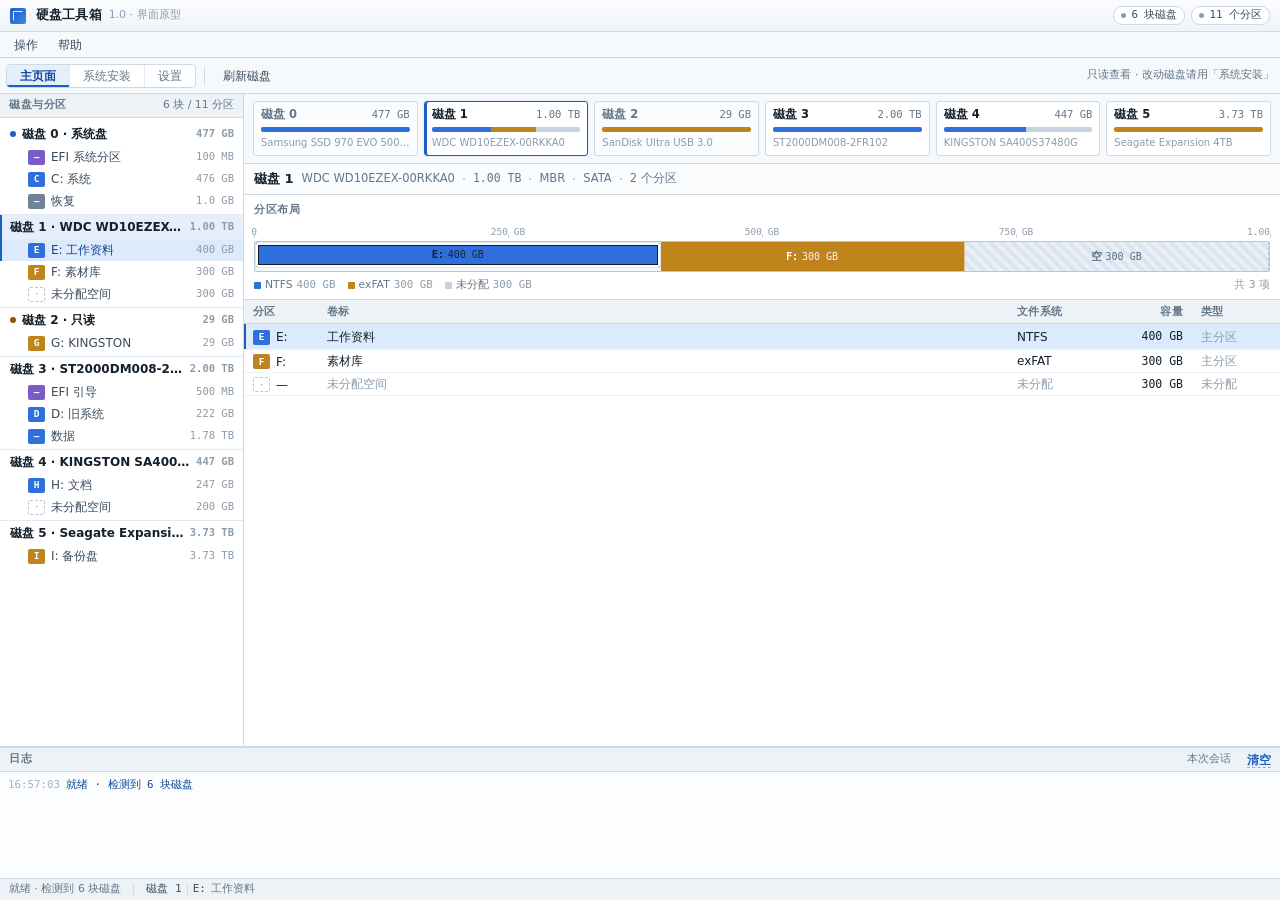
<file: design/disk-tools-app.html>
<!DOCTYPE html>
<html lang="zh-CN">
<head>
<meta charset="utf-8">
<meta name="viewport" content="width=device-width,initial-scale=1">
<title>硬盘工具箱 · 单页原型</title>
<style>
:root{
  --bg:#E7ECF2;
  --panel:#FFFFFF;
  --panel2:#F6F9FC;
  --chrome:#EDF2F7;
  --chrome2:#E2E9F1;
  --line:#CFD8E3;
  --line2:#E4EAF1;
  --ink:#14202B;
  --ink2:#3A4C5D;
  --muted:#64778A;
  --faint:#8D9CAB;
  --accent:#1B5FC1;
  --accent2:#0E4A9B;
  --accent-bg:#E5EFFC;
  --danger:#AF2010;
  --danger-bg:#FCEDEA;
  --warn:#8A5607;
  --warn-bg:#FBF1DD;
  --ok:#0B6E4F;
  --ok-bg:#E4F4EC;
  --ntfs:#2F6FDC;
  --exfat:#C0841C;
  --esp:#7A5BC7;
  --rec:#6E8496;
  --free:#C6D2DF;
  --mono:ui-monospace,"Cascadia Mono","Consolas","SF Mono",monospace;
}
*{box-sizing:border-box}
html,body{height:100%}
body{
  margin:0;overflow:hidden;
  font-family:"Segoe UI Variable Text","Segoe UI","Microsoft YaHei UI","Microsoft YaHei",system-ui,sans-serif;
  font-size:12.5px;line-height:1.5;color:var(--ink);background:var(--bg);
  -webkit-font-smoothing:antialiased;
}
button{font:inherit;color:inherit;background:none;border:none;padding:0;cursor:pointer}
button:disabled{cursor:default}
.mono{font-family:var(--mono);font-variant-numeric:tabular-nums}

/* ============ 外壳 ============ */
.app{height:100vh;display:flex;flex-direction:column;min-width:1024px}

.titlebar{
  height:32px;flex:none;display:flex;align-items:center;gap:10px;padding:0 10px;
  background:linear-gradient(#FBFCFE,#EFF4F9);
  border-bottom:1px solid var(--line);
}
.logo{
  width:16px;height:16px;border-radius:2px;flex:none;
  background:
    linear-gradient(135deg,var(--accent),#3C86E8);
  position:relative;
}
.logo::after{
  content:"";position:absolute;inset:3px;border-radius:1px;
  border:1px solid rgba(255,255,255,.85);border-right-color:transparent;border-bottom-color:transparent;
}
.brand{display:flex;align-items:center;gap:7px;font-weight:600;font-size:12.5px;letter-spacing:.01em}
.ver{font-weight:400;color:var(--faint);font-size:11px;letter-spacing:0}
.tb-right{margin-left:auto;display:flex;align-items:center;gap:6px}
.chip{
  height:19px;display:inline-flex;align-items:center;gap:5px;padding:0 7px;
  border:1px solid var(--line);border-radius:9px;background:#fff;
  font-size:10.8px;color:var(--ink2);font-family:var(--mono);
}
.chip i{width:5px;height:5px;border-radius:50%;background:var(--faint);display:inline-block}
.chip.on i{background:var(--accent)}
.chip.dirty{border-color:#B9CDE9;background:var(--accent-bg);color:var(--accent2)}

.menubar{
  height:26px;flex:none;display:flex;align-items:stretch;gap:0;padding:0 4px;
  background:var(--panel2);border-bottom:1px solid var(--line);
}
.menu{
  display:flex;align-items:center;padding:0 10px;font-size:12px;position:relative;
  border-radius:2px;color:var(--ink2);
}
.menu:hover,.menu.open{background:var(--accent-bg);color:var(--accent2)}
.dropdown{
  position:absolute;top:100%;left:0;min-width:190px;z-index:40;
  background:#fff;border:1px solid var(--line);border-radius:2px;
  box-shadow:0 8px 22px rgba(15,30,50,.14);padding:3px;display:none;
}
.menu.open .dropdown{display:block}
.dd-item{
  display:flex;align-items:center;gap:8px;height:24px;padding:0 8px;border-radius:2px;
  font-size:12px;color:var(--ink);white-space:nowrap;
}
.dd-item:hover{background:var(--accent-bg)}
.dd-item .k{margin-left:auto;font-family:var(--mono);font-size:10.5px;color:var(--faint)}
.dd-sep{height:1px;background:var(--line2);margin:3px 4px}

.toolbar{
  height:36px;flex:none;display:flex;align-items:center;gap:2px;padding:0 6px;
  background:var(--panel2);border-bottom:1px solid var(--line);
}
.tbtn{
  height:24px;display:inline-flex;align-items:center;gap:5px;padding:0 9px;
  border:1px solid transparent;border-radius:3px;font-size:12px;color:var(--ink2);white-space:nowrap;
}
.tbtn:hover:not(:disabled){background:#E9F0F8;border-color:#D3DEEA}
.tbtn:active:not(:disabled){background:#DEE8F4}
.tbtn:disabled{opacity:.38}
.tbtn.danger{color:var(--danger)}
.tbtn.primary{
  background:linear-gradient(#2C72D6,#1B5FC1);border-color:var(--accent2);color:#fff;font-weight:600;
  box-shadow:inset 0 1px 0 rgba(255,255,255,.22);
}
.tbtn.primary:hover:not(:disabled){background:linear-gradient(#2F79E0,#1A5AB6)}
.tbtn.primary:disabled{background:#CBD8E7;border-color:#BCCBDD;color:#fff;opacity:.75}
.tbtn .cnt{
  display:inline-flex;align-items:center;justify-content:center;min-width:15px;height:15px;padding:0 4px;
  border-radius:8px;background:rgba(255,255,255,.28);font-family:var(--mono);font-size:10px;
}
.divider{width:1px;height:18px;background:var(--line);margin:0 6px}
.spacer{flex:1}

/* ============ 主工作区 ============ */
.workspace{
  flex:1;min-height:0;display:grid;
  grid-template-columns:244px minmax(0,1fr);
  border-bottom:1px solid var(--line);
}
.tb-hint{font-size:11.2px;color:var(--muted);display:flex;align-items:center;gap:5px}
.pane{min-width:0;min-height:0;background:var(--panel);display:flex;flex-direction:column}
.pane.left{border-right:1px solid var(--line)}
.pane.right{border-left:1px solid var(--line)}

.ph{
  height:24px;flex:none;display:flex;align-items:center;gap:6px;padding:0 9px;
  background:var(--chrome);border-bottom:1px solid var(--line);
  font-size:10.8px;font-weight:600;letter-spacing:.05em;color:var(--muted);
  text-transform:uppercase;
}
.ph .r{margin-left:auto;font-weight:400;letter-spacing:0;text-transform:none;font-size:10.8px}
.pill{
  display:inline-flex;align-items:center;justify-content:center;min-width:16px;height:16px;padding:0 5px;
  border-radius:8px;background:#D3DEEA;color:var(--ink2);font-family:var(--mono);font-size:10px;font-weight:600;
  letter-spacing:0;
}
.pill.hot{background:var(--accent);color:#fff}

/* ---- 左：磁盘树 ---- */
.tree{flex:1;overflow:auto;padding:3px 0 10px}
.tnode{display:flex;align-items:center;gap:6px;height:23px;padding:0 9px 0 10px;cursor:pointer;user-select:none;position:relative}
.tnode:hover{background:#F3F7FB}
.tnode.disk{height:25px;border-top:1px solid var(--line2);margin-top:2px;font-weight:600;font-size:12px}
.tnode.disk:first-child{border-top:none;margin-top:0}
.tnode.on{background:var(--accent-bg)}
.tnode.on::before{content:"";position:absolute;left:0;top:0;bottom:0;width:2px;background:var(--accent)}
.tnode.part{padding-left:28px;font-size:12px;color:var(--ink2);height:22px}
.tnode.part.on{background:#DDEAFB;color:var(--accent2)}
.tnode.part.pending{color:var(--danger)}
.tnode .tname{flex:1;min-width:0;overflow:hidden;text-overflow:ellipsis;white-space:nowrap}
.tnode .tsize{font-family:var(--mono);font-size:10.5px;color:var(--faint);flex:none}
.lbadge{
  width:17px;height:15px;flex:none;border-radius:2px;display:flex;align-items:center;justify-content:center;
  font-family:var(--mono);font-size:9.5px;font-weight:700;color:#fff;letter-spacing:-.02em;
}
.lbadge.free{background:transparent;border:1px dashed #B9C7D6;color:var(--faint);font-weight:400}
.tlock{font-size:10px;color:var(--faint);flex:none;font-family:var(--mono)}
.tdot{width:6px;height:6px;border-radius:50%;flex:none;background:var(--faint)}
.tdot.sys{background:var(--accent)}
.tdot.ro{background:var(--warn)}

/* ---- 中：概览 ---- */
.overview{
  flex:none;display:grid;grid-template-columns:repeat(6,minmax(0,1fr));gap:6px;
  padding:7px 9px;background:var(--panel2);border-bottom:1px solid var(--line);
}
.ocard{
  border:1px solid var(--line);border-radius:3px;background:#fff;padding:4px 7px 5px;
  min-width:0;cursor:pointer;text-align:left;
}
.ocard:hover{border-color:#AFC4DE}
.ocard.on{border-color:var(--accent);box-shadow:0 0 0 1px var(--accent-bg),2px 0 0 var(--accent) inset}
.ocard .orow{display:flex;align-items:baseline;gap:5px}
.ocard .oname{font-size:11.5px;font-weight:600}
.ocard .ocap{margin-left:auto;font-family:var(--mono);font-size:10.5px;color:var(--muted)}
.ocard .obar{height:5px;display:flex;margin:4px 0 3px;border-radius:2px;overflow:hidden;background:#EEF2F7}
.ocard .omodel{display:block;font-size:10px;color:var(--faint);overflow:hidden;text-overflow:ellipsis;white-space:nowrap}
.ocard.locked{background:#FAFCFE}
.ocard.locked .oname{color:var(--muted)}

/* ---- 中：磁盘标题 ---- */
.head{
  flex:none;display:flex;align-items:center;gap:8px;padding:5px 10px;
  border-bottom:1px solid var(--line);background:#FBFCFE;min-height:29px;
}
.head .hname{font-size:13px;font-weight:600}
.head .hmeta{font-size:11.5px;color:var(--muted);display:flex;align-items:center;gap:8px;min-width:0;overflow:hidden}
.dotsep{width:2px;height:2px;border-radius:50%;background:#B8C4D2;flex:none}
.head .hr{margin-left:auto;display:flex;align-items:center;gap:6px}
.flag{
  height:17px;display:inline-flex;align-items:center;padding:0 6px;border-radius:2px;font-size:10.5px;
  border:1px solid var(--line);background:#fff;color:var(--muted);font-family:var(--mono);
}
.flag.warn{border-color:#E4CFA4;background:var(--warn-bg);color:var(--warn)}
.flag.acc{border-color:#B9CDE9;background:var(--accent-bg);color:var(--accent2)}

/* ---- 中：地图 ---- */
.mapwrap{flex:none;padding:7px 10px 5px;border-bottom:1px solid var(--line)}
.maphead{display:flex;align-items:center;gap:8px;margin-bottom:7px}
.maptitle{font-size:10.8px;font-weight:600;letter-spacing:.05em;color:var(--muted);text-transform:uppercase}
.seg{margin-left:auto;display:inline-flex;border:1px solid var(--line);border-radius:3px;overflow:hidden;background:#fff}
.seg button{height:19px;padding:0 9px;font-size:11.5px;color:var(--muted)}
.seg button+button{border-left:1px solid var(--line)}
.seg button.on{background:var(--accent-bg);color:var(--accent2);font-weight:600}
.ruler{position:relative;height:13px;margin-bottom:3px}
.ruler span{position:absolute;top:0;font-family:var(--mono);font-size:9.5px;color:var(--faint);transform:translateX(-50%)}
.ruler span:first-child{transform:none}
.ruler span:last-child{transform:translateX(-100%)}
.ruler i{position:absolute;bottom:0;width:1px;height:4px;background:#C9D4E0}

.bar{
  display:flex;height:31px;border:1px solid #B9C6D4;border-radius:2px;overflow:hidden;background:#F2F6FA;
  box-shadow:inset 0 1px 2px rgba(20,40,70,.07);
}
.seg-piece{
  position:relative;flex:none;display:flex;align-items:center;justify-content:center;gap:4px;min-width:0;
  color:#fff;font-size:11px;border-right:1px solid rgba(255,255,255,.5);overflow:hidden;
  transition:width .18s ease;
}
.seg-piece:last-child{border-right:none}
.seg-piece .sl{font-family:var(--mono);font-size:10.5px;font-weight:700;letter-spacing:-.03em}
.seg-piece .sz{font-family:var(--mono);font-size:10px;opacity:.92;white-space:nowrap}
.seg-piece.free{
  background:repeating-linear-gradient(45deg,#E9EFF6 0,#E9EFF6 4px,#DCE5EF 4px,#DCE5EF 8px);
  color:#63758A;border-right:1px dashed #B9C7D6;
}
.seg-piece.free .sz{opacity:1;color:#5B6E84}
.seg-piece:hover{filter:brightness(1.06)}
.seg-piece.sel{box-shadow:inset 0 0 0 2px #fff,inset 0 0 0 3px #101C28;z-index:2}
.seg-piece.isnew{outline:1px dashed rgba(255,255,255,.9);outline-offset:-3px}
.legend{display:flex;align-items:center;gap:12px;padding:5px 0 1px;font-size:10.8px;color:var(--muted)}
.legend .lg{display:inline-flex;align-items:center;gap:4px}
.legend .lg i{width:7px;height:7px;border-radius:1px;display:inline-block}
.legend .lg b{font-family:var(--mono);font-weight:400;color:var(--faint)}

/* ---- 中：表格 ---- */
.tablewrap{flex:1;overflow:auto;min-height:0}
table.grid{width:100%;border-collapse:separate;border-spacing:0;font-size:12px}
.grid thead th{
  position:sticky;top:0;z-index:2;height:24px;padding:0 9px;text-align:left;
  background:var(--chrome);border-bottom:1px solid var(--line);
  font-size:10.8px;font-weight:600;letter-spacing:.04em;color:var(--muted);text-transform:uppercase;white-space:nowrap;
}
.grid td{
  height:23px;padding:0 9px;border-bottom:1px solid #EFF3F8;white-space:nowrap;
  overflow:hidden;text-overflow:ellipsis;max-width:220px;
}
.grid tbody tr{cursor:pointer}
.grid tbody tr:hover td{background:#F5F9FD}
.grid tbody tr.sel td{background:#DDEAFB}
.grid tbody tr.sel td:first-child{box-shadow:inset 2px 0 0 var(--accent)}
.grid td.num{text-align:right;font-family:var(--mono);font-size:11.5px}
.grid td.dim{color:var(--faint)}
.grid .lt{display:inline-flex;align-items:center;gap:6px}
.badge{
  display:inline-block;height:15px;line-height:15px;padding:0 5px;border-radius:2px;
  font-size:10.3px;font-family:var(--mono);letter-spacing:.01em;
}
.badge.deleting{background:var(--danger-bg);color:var(--danger)}
.badge.formatting{background:var(--warn-bg);color:var(--warn)}
.badge.creating{background:var(--accent-bg);color:var(--accent2)}
.badge.ok{background:var(--ok-bg);color:var(--ok)}
.emptyrow td{height:60px;text-align:center;color:var(--faint);font-size:11.5px}

/* ---- 右：队列 + 日志 ---- */
.queue{flex:1;overflow:auto;min-height:90px}
.qempty{padding:20px 14px;color:var(--faint);font-size:11.5px;line-height:1.7}
.qempty b{display:block;color:var(--muted);font-size:12px;margin-bottom:3px;font-weight:600}
.qitem{display:flex;gap:7px;padding:5px 8px;border-bottom:1px solid #F0F4F8;position:relative}
.qitem:hover{background:#F7FAFD}
.qitem .qi{
  width:15px;flex:none;font-family:var(--mono);font-size:10px;color:var(--faint);text-align:right;padding-top:1px;
}
.qitem .qbody{flex:1;min-width:0}
.qitem .qt{font-size:12px;display:flex;align-items:center;gap:5px}
.qitem .qt em{font-style:normal;font-weight:600}
.qitem .qt .k{font-size:10.5px;font-family:var(--mono);padding:0 4px;border-radius:2px;height:15px;line-height:15px}
.k.del{background:var(--danger-bg);color:var(--danger)}
.k.fmt{background:var(--warn-bg);color:var(--warn)}
.k.new{background:var(--accent-bg);color:var(--accent2)}
.qitem .qm{font-size:10.8px;color:var(--muted);margin-top:1px;font-family:var(--mono);overflow:hidden;text-overflow:ellipsis;white-space:nowrap}
.qx{
  width:18px;height:18px;flex:none;border-radius:2px;color:var(--faint);font-size:13px;line-height:1;
  display:flex;align-items:center;justify-content:center;align-self:flex-start;
}
.qx:hover{background:var(--danger-bg);color:var(--danger)}
.qfoot{flex:none;display:flex;gap:5px;padding:7px 8px;border-top:1px solid var(--line);background:var(--panel2)}
.qfoot .tbtn{flex:1;justify-content:center;height:25px}
.qfoot .tbtn.block{flex:1}
.log{flex:none;height:148px;overflow:auto;background:#FBFDFE;border-top:1px solid var(--line2);padding:4px 0}
.log div{
  display:flex;gap:6px;padding:0 8px;font-family:var(--mono);font-size:10.8px;line-height:1.62;color:var(--ink2);
}
.log .t{color:#A6B3C0;flex:none}
.log div.hl{color:var(--accent2)}
.log div.wn{color:var(--warn)}
.log div.er{color:var(--danger)}
.log div.ok{color:var(--ok)}

/* ---- 底部日志 ---- */
.logdock{flex:none;display:flex;flex-direction:column;border-top:1px solid var(--line);background:var(--panel)}
.logdock .ph{background:var(--chrome)}
.logdock .ph .lnk{margin-left:10px;height:16px}
.logdock .log{height:106px;border-top:none;background:#FBFDFE}
.logdock .log:empty::after{
  content:"暂无日志";display:block;padding:2px 10px;color:var(--faint);font-family:var(--mono);font-size:10.8px;
}
.app.in-wizard .logdock{display:none}

/* ---- 状态栏 ---- */
.statusbar{
  height:22px;flex:none;display:flex;align-items:center;gap:12px;padding:0 9px;
  background:var(--chrome);border-top:1px solid var(--line);font-size:11px;color:var(--muted);
}
.statusbar .sb{display:flex;align-items:center;gap:5px}
.statusbar .sb .mono{color:var(--ink2)}
.sb-sep{width:1px;height:11px;background:var(--line)}

.flag.ok{border-color:#A8C9B9;background:var(--ok-bg);color:var(--ok)}

/* ---- 安装向导 ---- */
.tbtn.install{background:linear-gradient(#F7FBF9,#EAF4EE);border-color:#A8C9B9;color:#0B6E4F;font-weight:600}
.tbtn.install:hover:not(:disabled){background:linear-gradient(#F1FAF5,#DDEDE5);border-color:#8FBFA9}

/* 顶部视图切换：主页面 / 系统安装 */
.navseg{
  display:inline-flex;flex:none;height:24px;border:1px solid var(--line);border-radius:4px;
  overflow:hidden;background:#fff;box-shadow:inset 0 1px 0 rgba(255,255,255,.7);
}
.navseg button{
  height:22px;padding:0 13px;font-size:12px;color:var(--muted);
  display:inline-flex;align-items:center;gap:6px;white-space:nowrap;
}
.navseg button + button{border-left:1px solid var(--line2)}
.navseg button:hover:not(.on){background:#EEF4FB;color:var(--ink2)}
.navseg button.on{background:var(--accent-bg);color:var(--accent2);font-weight:600;box-shadow:inset 0 -2px 0 var(--accent)}
.navseg .dot{width:5px;height:5px;flex:none;border-radius:50%;background:var(--accent2)}

.wizard{display:none;grid-column:1/-1;flex-direction:column;min-height:0;min-width:0;background:var(--panel)}
.workspace.wizard-mode > .pane{display:none}
.workspace.wizard-mode > .wizard{display:flex}

/* ---- 设置页 ---- */
.settings{display:none;grid-column:1/-1;flex-direction:column;min-height:0;background:var(--panel)}
.workspace.view-settings > .pane{display:none}
.workspace.view-settings > .settings{display:flex}
.set-head{
  flex:none;display:flex;align-items:center;gap:10px;padding:9px 16px;
  border-bottom:1px solid var(--line);background:#FBFCFE;
}
.set-title{font-size:13.5px;font-weight:600}
.set-sub{font-size:11.5px;color:var(--muted)}
.set-state{font-size:11px;color:var(--warn)}
.set-body{flex:1;min-height:0;overflow:auto;padding:16px 16px 44px}
.set-sec{max-width:740px;margin:0 auto 20px}
.set-sec > h4{
  margin:0 0 7px;font-size:10.5px;font-weight:600;letter-spacing:.08em;
  color:var(--muted);text-transform:uppercase;
}
.set-card{border:1px solid var(--line);border-radius:4px;background:#fff;overflow:hidden}
.set-row{display:flex;align-items:center;gap:16px;padding:11px 14px;border-bottom:1px solid #F0F4F8}
.set-row:last-child{border-bottom:none}
.set-l{min-width:0;flex:1}
.set-t{font-size:12.5px;color:var(--ink)}
.set-d{font-size:11.2px;color:var(--muted);line-height:1.55;margin-top:2px}
.set-c{flex:none;display:flex;align-items:center;gap:7px}

.switch{position:relative;display:inline-block;width:34px;height:19px;flex:none}
.switch input{position:absolute;inset:0;width:100%;height:100%;margin:0;opacity:0;cursor:pointer}
.switch .sl{position:absolute;inset:0;border-radius:19px;background:#C9D5E2;transition:background .14s}
.switch .sl::after{
  content:"";position:absolute;top:2px;left:2px;width:15px;height:15px;border-radius:50%;
  background:#fff;box-shadow:0 1px 2px rgba(16,30,48,.25);transition:transform .14s;
}
.switch input:checked + .sl{background:var(--accent)}
.switch input:checked + .sl::after{transform:translateX(15px)}
.switch input:focus-visible + .sl{outline:2px solid var(--accent);outline-offset:2px}

.sel{
  height:26px;min-width:140px;padding:0 6px;border:1px solid var(--line2);border-radius:3px;
  background:#fff;font:inherit;font-size:12px;color:var(--ink);cursor:pointer;
}
.numin{
  width:76px;height:26px;padding:0 7px;border:1px solid var(--line2);border-radius:3px;
  background:#fff;font:inherit;font-family:var(--mono);font-size:12px;color:var(--ink);text-align:right;
}
.numin:focus,.sel:focus{outline:none;border-color:var(--accent);box-shadow:0 0 0 2px var(--accent-bg)}
.chips{display:inline-flex;border:1px solid var(--line2);border-radius:3px;overflow:hidden;background:#fff}
.chips .chip{height:26px;padding:0 11px;font-size:12px;color:var(--muted);border:none;border-radius:0;background:transparent}
.chips .chip + .chip{border-left:1px solid var(--line2)}
.chips .chip:hover:not(.on){background:#F2F7FD;color:var(--ink2)}
.chips .chip.on{background:var(--accent-bg);color:var(--accent2);font-weight:600}
.set-mono{
  font-family:var(--mono);font-size:11px;color:var(--ink2);
  background:#F4F7FA;border:1px solid var(--line);border-radius:3px;padding:3px 7px;
}
.path-row{align-items:flex-start}
.ext-off{opacity:.45;pointer-events:none;filter:grayscale(1)}
.path-row .set-c{flex-direction:column;align-items:stretch;gap:6px;padding-top:2px}
.path-row .set-c .tbtn{height:23px;font-size:11.5px;padding:0 10px;justify-content:center}
.pathbox{
  display:flex;align-items:center;gap:7px;margin-top:7px;padding:5px 8px;
  background:#F7FAFD;border:1px solid var(--line);border-radius:3px;
  font-family:var(--mono);font-size:11px;color:var(--ink2);max-width:520px;
}
.pathbox .p{flex:1;min-width:0;overflow:hidden;text-overflow:ellipsis;white-space:nowrap}
.pathbox .pemon{color:var(--faint);font-family:var(--ui);font-style:normal}
.pico{flex:none;width:13px;height:13px;border-radius:2px;background:var(--accent2);opacity:.8}
.pico.folder{background:#D9A93A;border-radius:1px 3px 3px 3px}
.pstate{
  flex:none;font-family:var(--ui);font-size:10.5px;line-height:1;padding:3px 6px;border-radius:2px;
  background:#EEF1F4;color:var(--muted);
}
.pstate.ok{background:var(--ok-bg);color:var(--ok)}
.pstate.miss{background:var(--danger-bg);color:var(--danger)}
.pstate.na{background:#F2F5F8;color:var(--faint)}
.tag{
  display:inline-block;margin-left:6px;vertical-align:1px;font-size:10px;font-weight:500;
  color:var(--accent2);background:var(--accent-bg);border-radius:2px;padding:1px 5px;
}

/* ---- 模拟文件选择器 ---- */
.modal.picker{width:600px}
.picker .mb{padding:0;display:flex;gap:0;overflow:hidden;min-height:300px}
.pc-side{width:138px;flex:none;border-right:1px solid var(--line);background:#F8FAFC;padding:7px 0}
.pc-drive{display:flex;align-items:center;gap:8px;padding:6px 12px;font-size:12px;color:var(--ink2);cursor:pointer}
.pc-drive:hover{background:#EEF4FB}
.pc-drive.on{background:var(--accent-bg);color:var(--accent2);font-weight:600}
.pc-main{flex:1;min-width:0;display:flex;flex-direction:column}
.pc-crumb{
  flex:none;display:flex;align-items:center;gap:6px;padding:7px 12px;background:#FBFCFE;
  border-bottom:1px solid var(--line);font-family:var(--mono);font-size:11.5px;color:var(--ink2);
  white-space:nowrap;overflow:hidden;
}
.pc-list{flex:1;min-height:210px;max-height:262px;overflow:auto;padding:5px 0}
.pc-item{display:flex;align-items:center;gap:8px;padding:6px 12px;font-size:12px;color:var(--ink2);cursor:pointer}
.pc-item:hover{background:#EEF4FB}
.pc-item.sel{background:var(--accent-bg);color:var(--accent2);font-weight:600}
.pc-item .ss{flex:none;width:13px;height:13px;border-radius:2px;background:var(--faint);opacity:.8}
.pc-item.dir .ss{background:#D9A93A;border-radius:1px 3px 3px 3px}
.pc-item .sz{margin-left:auto;font-family:var(--mono);font-size:10.5px;color:var(--faint)}
.pc-foot{
  flex:none;display:flex;align-items:center;gap:8px;padding:8px 12px;
  border-top:1px solid var(--line);background:var(--panel2);
}
.pc-input{
  flex:1;min-width:0;height:26px;padding:0 8px;border:1px solid var(--line2);border-radius:3px;
  background:#fff;font:inherit;font-family:var(--mono);font-size:11.5px;color:var(--ink);
}
.pc-foot .tbtn{height:26px;padding:0 14px}
.wz-head{flex:none;display:flex;align-items:center;gap:8px;padding:7px 14px;border-bottom:1px solid var(--line);background:#FBFCFE}
.wz-title{font-size:13.5px;font-weight:600}
.wz-sub{font-weight:400;color:var(--muted);font-size:11.5px;margin-left:4px}
.wz-head .tbtn{margin-left:auto;height:23px}
.wz-actions{margin-left:auto;display:flex;align-items:center;gap:12px}
.wz-actions .tbtn{margin-left:0}
.wz-actions .lnk{white-space:nowrap}

.stepper{flex:none;display:flex;align-items:center;list-style:none;margin:0;padding:10px 16px;border-bottom:1px solid var(--line);background:var(--panel2)}
.stepper li{display:flex;align-items:center;gap:8px;font-size:12px;color:var(--faint);flex:1;min-width:0}
.stepper li::after{content:"";flex:1;height:1px;background:var(--line);margin:0 12px}
.stepper li:last-child{flex:0 0 auto}
.stepper li:last-child::after{display:none}
.stepper .sn{
  width:20px;height:20px;flex:none;border-radius:50%;border:1px solid #C6D2DF;background:#fff;
  display:flex;align-items:center;justify-content:center;font-family:var(--mono);font-size:10.5px;color:var(--faint);
}
.stepper .st{white-space:nowrap}
.stepper li.on{color:var(--accent2);font-weight:600}
.stepper li.on .sn{background:var(--accent);border-color:var(--accent2);color:#fff}
.stepper li.done{color:var(--ink2)}
.stepper li.done .sn{background:var(--ok);border-color:var(--ok);color:#fff}

.wz-body{flex:1;min-height:0;overflow:auto;padding:16px 20px 22px}
.wz-inner{max-width:780px}
.wz-h{font-size:13.5px;font-weight:600;margin:0 0 4px}
.wz-p{font-size:12px;color:var(--muted);margin:0 0 14px;line-height:1.65;max-width:680px}

/* 步骤 1：选盘 */
.dsel{
  display:flex;gap:11px;align-items:center;width:100%;text-align:left;
  border:1px solid var(--line);border-radius:3px;background:#fff;padding:9px 11px;margin-bottom:7px;cursor:pointer;
}
.dsel:hover{border-color:#AFC4DE;background:#FAFCFF}
.dsel.on{border-color:var(--accent);background:#F5F9FF;box-shadow:0 0 0 1px var(--accent-bg),2px 0 0 var(--accent) inset}
.dsel.off{opacity:.6;cursor:not-allowed}
.dsel.off:hover{border-color:var(--line);background:#fff}
.radio{width:14px;height:14px;flex:none;border-radius:50%;border:1px solid #B9C6D5;background:#fff}
.dsel.on .radio{border:4px solid var(--accent)}
.dmain{flex:1;min-width:0}
.dt{font-size:12.5px;font-weight:600;display:flex;align-items:center;gap:6px}
.dm{display:block;font-size:11px;color:var(--muted);font-family:var(--mono);margin-top:1px;overflow:hidden;text-overflow:ellipsis;white-space:nowrap}
.dbar{height:6px;display:flex;border-radius:2px;overflow:hidden;margin-top:6px;background:#EEF2F7}
.dright{flex:none;text-align:right;font-size:10.8px;color:var(--faint);max-width:170px;line-height:1.5}
.dright b{display:block;font-family:var(--mono);font-size:11.5px;color:var(--ink2);font-weight:600}
.tag{height:16px;line-height:16px;padding:0 5px;border-radius:2px;font-size:10px;font-family:var(--mono);font-weight:400;background:var(--ok-bg);color:var(--ok)}
.tag.no{background:#EEF2F7;color:var(--muted)}

/* 步骤 2：分区大小 */
.szrow{
  display:grid;grid-template-columns:186px 100px 26px minmax(0,1fr);align-items:center;gap:8px;
  padding:8px 10px;border:1px solid var(--line);border-radius:3px;background:#fff;margin-bottom:7px;
}
.szname{font-size:12.5px;font-weight:600;display:flex;align-items:center;gap:6px}
.szrow input{
  width:100px;height:27px;padding:0 8px;border:1px solid var(--line);border-radius:2px;background:#fff;
  font-family:var(--mono);font-size:13px;outline:none;
}
.szrow input:focus{border-color:var(--accent);box-shadow:0 0 0 2px var(--accent-bg)}
.szrow input.bad{border-color:var(--danger);box-shadow:0 0 0 2px var(--danger-bg)}
.unit{font-size:11.5px;color:var(--muted)}
.szsub{font-size:11px;color:var(--faint)}
.wzbar{
  position:relative;display:flex;height:32px;margin:13px 0 7px;
  border:1px solid #B9C6D4;border-radius:2px;overflow:hidden;background:#F2F6FA;
  cursor:col-resize;user-select:none;touch-action:none;
}
.wzbar:focus-visible{outline:2px solid var(--accent);outline-offset:2px}
.wseg{
  display:flex;align-items:center;justify-content:center;flex:none;overflow:hidden;
  color:#fff;font-size:10.8px;font-family:var(--mono);white-space:nowrap;
  transition:width .06s linear;
}
.wzbar.drag .wseg{transition:none}
.wseg span{padding:0 6px;overflow:hidden;text-overflow:ellipsis}
.wseg.sys{background:#2F6FDC}
.wseg.dat{background:#3E8E5A}
.wseg.free{
  background:repeating-linear-gradient(45deg,#E9EFF6 0,#E9EFF6 4px,#DCE5EF 4px,#DCE5EF 8px);
  color:#63758A;
}
.wgrip{
  position:absolute;top:0;bottom:0;width:2px;background:rgba(255,255,255,.85);pointer-events:none;
}
.wgrip::after{
  content:"";position:absolute;top:50%;left:50%;width:16px;height:24px;transform:translate(-50%,-50%);
  border-radius:3px;border:1px solid #AEBECE;box-shadow:0 1px 3px rgba(10,20,35,.2);
  background-color:#fff;
  background-image:radial-gradient(#B7C5D4 1px,transparent 1px);
  background-size:4px 4px;background-position:center;
}
.wzbar:hover .wgrip::after{border-color:var(--accent)}
.wzbar.drag .wgrip::after{border-color:var(--accent2);background-color:var(--accent-bg)}
.wzrest{display:flex;align-items:center;gap:9px;font-size:11.5px;color:var(--muted);flex-wrap:wrap}
.wzrest b{font-family:var(--mono);color:var(--ink2);font-weight:600}
.presets{display:flex;gap:5px;margin-top:12px}
.presets button{height:22px;padding:0 9px;border:1px solid var(--line);border-radius:2px;background:#fff;font-size:11.5px;color:var(--ink2)}
.presets button:hover{border-color:var(--accent);color:var(--accent2);background:var(--accent-bg)}

/* 步骤 3：版本 */
.vcards{display:grid;grid-template-columns:1fr 1fr;gap:10px;max-width:720px}
.vcard{border:1px solid var(--line);border-radius:3px;background:#fff;padding:11px 12px;text-align:left;cursor:pointer}
.vcard:hover{border-color:#AFC4DE}
.vcard.on{border-color:var(--accent);background:#F5F9FF;box-shadow:0 0 0 1px var(--accent-bg)}
.vt{font-size:13px;font-weight:600;display:flex;align-items:baseline;gap:7px}
.vt .vb{font-size:11px;color:var(--muted);font-family:var(--mono);font-weight:400}
.vn{display:block;font-size:11.5px;color:var(--ink2);margin-top:7px;line-height:1.6}
.vcard ul{margin:8px 0 0;padding:0;list-style:none;display:flex;flex-wrap:wrap;gap:4px}
.vcard li{border:1px solid var(--line2);background:var(--panel2);border-radius:2px;padding:0 5px;height:17px;line-height:15px;font-family:var(--mono);font-size:10px;color:var(--faint)}

/* 步骤 4：确认 */
.sum{border:1px solid var(--line);border-radius:3px;overflow:hidden;max-width:780px}
.sum table{width:100%;border-collapse:collapse;font-size:12px}
.sum th{background:var(--chrome);height:22px;padding:0 10px;text-align:left;font-size:10.5px;letter-spacing:.04em;color:var(--muted);font-weight:600;border-bottom:1px solid var(--line)}
.sum td{height:27px;padding:0 10px;border-bottom:1px solid #F0F4F8}
.sum tr:last-child td{border-bottom:none}
.sum td.k{width:96px;color:var(--muted)}
.sum td.v{font-weight:600}
.checkrow{display:flex;align-items:flex-start;gap:8px;margin-top:13px;font-size:12px;color:var(--ink2);line-height:1.6;cursor:pointer}
.checkrow input{margin-top:3px;width:14px;height:14px;accent-color:var(--accent)}
.wz-startrow{display:flex;align-items:center;gap:12px;margin-top:18px}
.startbtn{height:34px;padding:0 28px;font-size:13.5px;border-radius:3px}
.startbtn:disabled{background:#CBD8E7;border-color:#BCCBDD;color:#fff;opacity:.85;box-shadow:none}
.wz-startnote{font-size:11.5px;color:var(--faint)}

/* 步骤 4：危险操作提示 */
.dangeralert{
  display:flex;gap:12px;margin-top:14px;padding:14px 16px;max-width:780px;
  border:1px solid #E0A9A2;border-radius:4px;
  background:linear-gradient(#FDF3F1,#FBE5E1);
  box-shadow:inset 0 1px 0 #fff,0 1px 3px rgba(173,36,28,.08);
}
.da-ico{
  flex:none;width:24px;height:24px;margin-top:1px;border-radius:50%;background:var(--danger);color:#fff;
  font-size:15px;font-weight:700;line-height:24px;text-align:center;
  box-shadow:0 1px 2px rgba(140,26,20,.35);
}
.da-body{min-width:0;flex:1}
.da-t{font-size:14px;font-weight:700;color:#8E1C15;line-height:1.5}
.da-t em{
  font-style:normal;color:var(--danger);
  text-decoration:underline;text-decoration-thickness:1.5px;text-underline-offset:2px;
}
.da-s{margin-top:5px;font-size:12px;line-height:1.75;color:#94443C}
.da-s strong{color:#7E241D;font-weight:700}
.da-list{
  margin:9px 0 0;padding:8px 11px;list-style:none;border-radius:3px;
  border:1px dashed #DFB2AC;background:rgba(255,255,255,.62);
  font-size:11.5px;line-height:1.8;color:#7C4139;
}
.da-list li+li{border-top:1px solid #F0DEDB;margin-top:3px;padding-top:3px}
.da-list b{color:#6E211B}
.da-lost{display:block;color:#9A5F57;font-family:var(--mono);font-size:11px;margin-top:1px;word-break:break-all}
.ackbar{
  display:flex;align-items:flex-start;gap:9px;margin-top:12px;padding:11px 13px;max-width:780px;
  border:1.5px solid #D9E2EC;border-radius:4px;background:#fff;cursor:pointer;
  font-size:12.2px;line-height:1.6;color:var(--ink2);
  transition:border-color .12s,background .12s;
}
.ackbar:hover{border-color:#BCCBDD}
.ackbar input{flex:none;margin-top:2px;width:16px;height:16px;accent-color:var(--danger);cursor:pointer}
.ackbar.on{border-color:#A8C9B9;background:var(--ok-bg)}
.ackbar strong{color:#7E241D}
.tbtn.danger{background:linear-gradient(#C93B30,#AE241C);border-color:#96201A;color:#fff;font-weight:600}
.tbtn.danger:hover:not(:disabled){background:linear-gradient(#D0453A,#B8281F);border-color:#8F1D16}
.tbtn.danger:active:not(:disabled){background:linear-gradient(#B42A22,#9A1F19)}
.tbtn.danger:disabled{background:#E4C9C5;border-color:#D7B6B1;color:#fff;opacity:.9;box-shadow:none}

/* 多选：选择条 + 方形勾选框 */
.selbar{display:flex;align-items:center;gap:10px;margin-bottom:9px;font-size:11.5px;color:var(--muted);flex-wrap:wrap}
.selbar b{font-family:var(--mono);color:var(--ink2)}
.lnk{color:var(--accent);font-size:11.5px;line-height:16px;border:0;border-bottom:1px dashed rgba(27,95,193,.45);background:none;padding:0;cursor:pointer}
.lnk:hover{color:var(--accent2);border-bottom-color:var(--accent2)}
.cb{width:14px;height:14px;flex:none;border-radius:2px;border:1px solid #B9C6D5;background:#fff;position:relative;transition:all .1s}
.dsel.on .cb{background:var(--accent);border-color:var(--accent2)}
.dsel.on .cb::after{content:"";position:absolute;left:4px;top:0;width:4px;height:8px;border-right:2px solid #fff;border-bottom:2px solid #fff;transform:rotate(42deg)}

/* 每块盘一张配置卡 */
.tgt{border:1px solid var(--line);border-radius:3px;background:#fff;margin-bottom:9px;overflow:hidden}
.tgt-h{display:flex;align-items:center;gap:8px;padding:6px 10px;background:var(--panel2);border-bottom:1px solid var(--line2);font-size:12px}
.tgt-h .tn{font-weight:600}
.tgt-h .tm{color:var(--muted);font-size:11px;overflow:hidden;text-overflow:ellipsis;white-space:nowrap}
.tgt-h .trest{margin-left:auto;font-size:11px;color:var(--muted);white-space:nowrap}
.tgt-h .trest b{font-family:var(--mono);color:var(--ink2)}
.tgt .szrow{margin:9px 10px 0;border:none;background:transparent;border-radius:0;grid-template-columns:172px 96px 26px minmax(0,1fr)}
.tgt .szrow + .szrow{margin-top:5px}
.tgt .wzbar{margin:9px 10px 0}
.tgt-f{display:flex;align-items:center;gap:8px;padding:6px 10px 9px;min-height:18px}
.tgt-f .presets{margin:0 0 0 auto}

/* 每块盘一行版本选择 */
.vrow{display:flex;align-items:center;gap:12px;padding:7px 10px;border:1px solid var(--line);border-radius:3px;background:#fff;margin-bottom:7px}
.vrow-n{font-size:12.5px;font-weight:600;width:76px;flex:none}
.vrow-s{font-size:11px;color:var(--muted);font-family:var(--mono);width:150px;flex:none}
.vchips{display:flex;gap:6px;margin-left:auto}
.vchip{height:26px;padding:0 12px;border:1px solid var(--line);border-radius:3px;background:#fff;font-size:12px;color:var(--ink2);display:inline-flex;align-items:center;gap:6px;transition:all .1s}
.vchip em{font-style:normal;font-family:var(--mono);font-size:10px;color:var(--faint)}
.vchip:hover{border-color:#AFC4DE}
.vchip.on{border-color:var(--accent);background:var(--accent-bg);color:var(--accent2);font-weight:600}
.vchip.on em{color:var(--accent)}
.dim{color:var(--muted);font-weight:400}

.wz-foot{flex:none;display:flex;align-items:center;gap:6px;padding:9px 14px;border-top:1px solid var(--line);background:var(--panel2)}
.wz-foot .tbtn{height:27px;padding:0 16px}
.wz-hint{font-size:11.5px;color:var(--muted)}
.wz-hint.warn{color:var(--danger)}
.wp{max-width:660px;padding-top:2px}

/* ---- 弹窗 ---- */
.overlay{
  position:fixed;inset:0;background:rgba(12,22,34,.42);z-index:60;
  display:none;align-items:center;justify-content:center;padding:24px;
}
.overlay.on{display:flex}
.modal{
  width:540px;max-width:100%;max-height:88vh;display:flex;flex-direction:column;
  background:#fff;border:1px solid #B7C4D3;border-radius:3px;
  box-shadow:0 18px 48px rgba(10,20,35,.3);
}
.modal.wide{width:600px}
.mh{
  height:31px;flex:none;display:flex;align-items:center;gap:8px;padding:0 10px;
  background:linear-gradient(#FBFCFE,#EEF3F8);border-bottom:1px solid var(--line);
  font-size:12.5px;font-weight:600;
}
.mh .x{margin-left:auto;width:20px;height:20px;display:flex;align-items:center;justify-content:center;border-radius:2px;font-size:14px;color:var(--muted)}
.mh .x:hover{background:var(--danger-bg);color:var(--danger)}
.mb{padding:12px 14px;overflow:auto;font-size:12.2px}
.mf{
  flex:none;display:flex;justify-content:flex-end;gap:6px;padding:9px 12px;
  border-top:1px solid var(--line);background:var(--panel2);
}
.mf .tbtn{height:26px;padding:0 14px}
.opsum{border:1px solid var(--line);border-radius:2px;margin:0 0 10px;overflow:hidden}
.opsum table{width:100%;border-collapse:collapse;font-size:11.8px}
.opsum th{
  height:21px;padding:0 8px;text-align:left;background:var(--chrome);font-size:10.5px;font-weight:600;
  color:var(--muted);letter-spacing:.04em;border-bottom:1px solid var(--line);
}
.opsum td{height:21px;padding:0 8px;border-bottom:1px solid #F0F4F8}
.opsum tr:last-child td{border-bottom:none}
.opsum td.num{font-family:var(--mono);text-align:right}
.warnbox{
  display:flex;gap:8px;padding:8px 10px;border:1px solid #E6C9A0;background:var(--warn-bg);
  border-radius:2px;font-size:11.8px;color:#6E4405;line-height:1.6;margin-bottom:10px;
}
.warnbox .wi{
  width:15px;height:15px;flex:none;border-radius:50%;background:var(--warn);color:#fff;
  display:flex;align-items:center;justify-content:center;font-size:10px;font-weight:700;margin-top:1px;
}
.fieldrow{display:flex;align-items:center;gap:8px;margin-top:8px}
.fieldrow label{font-size:11.8px;color:var(--ink2)}
.code{
  font-family:var(--mono);font-size:12.5px;font-weight:700;letter-spacing:.06em;
  padding:1px 6px;border-radius:2px;background:var(--chrome);border:1px solid var(--line);
}
input.confirm{
  width:180px;height:26px;padding:0 8px;border:1px solid var(--line);border-radius:2px;
  font-family:var(--mono);font-size:12.5px;outline:none;background:#fff;
}
input.confirm:focus{border-color:var(--accent);box-shadow:0 0 0 2px var(--accent-bg)}
input.confirm.bad{border-color:var(--danger);box-shadow:0 0 0 2px var(--danger-bg)}
.hint{font-size:11px;color:var(--faint);margin-left:auto}
.errmsg{font-size:11px;color:var(--danger);height:14px}

/* 进度 */
.prog{padding:14px 16px}
.prog .prow{display:flex;align-items:center;gap:10px;margin-bottom:10px}
.prog .pname{font-size:12.5px;font-weight:600}
.prog .peta{margin-left:auto;font-family:var(--mono);font-size:11px;color:var(--muted)}
.track{height:8px;border:1px solid #C3D0DE;background:#EEF3F8;border-radius:2px;overflow:hidden}
.track i{display:block;height:100%;width:0;background:linear-gradient(90deg,#2C72D6,#1B5FC1);transition:width .3s ease}
.stages{list-style:none;margin:10px 0 0;padding:0;display:flex;flex-direction:column;gap:4px}
.stages li{display:flex;align-items:center;gap:7px;font-size:11.8px;color:var(--faint)}
.stages li .sk{
  width:13px;height:13px;flex:none;border-radius:50%;border:1px solid #C8D4E1;
  display:flex;align-items:center;justify-content:center;font-size:9px;font-family:var(--mono);
}
.stages li.on{color:var(--ink)}
.stages li.on .sk{border-color:var(--accent);color:var(--accent);font-weight:700}
.stages li.done{color:var(--ink2)}
.stages li.done .sk{background:var(--ok);border-color:var(--ok);color:#fff}
.stages li .stt{margin-left:auto;font-size:10.5px;font-family:var(--mono)}
.plog{
  margin-top:10px;height:118px;overflow:auto;background:#F8FBFE;border:1px solid var(--line2);
  border-radius:2px;padding:4px 0;font-family:var(--mono);font-size:10.8px;line-height:1.6;color:var(--ink2);
}
.plog div{display:flex;gap:6px;padding:0 8px}
.plog .t{color:#A6B3C0}
.plog .hl{color:var(--accent2)}
.plog .wn{color:var(--warn)}

/* toast */
.toasts{position:fixed;right:14px;bottom:34px;z-index:80;display:flex;flex-direction:column;gap:6px;align-items:flex-end}
.toast{
  padding:7px 11px;border-radius:3px;background:#1D2C3B;color:#fff;font-size:11.8px;
  box-shadow:0 6px 18px rgba(10,20,35,.28);animation:tin .18s ease;
}
@keyframes tin{from{opacity:0;transform:translateY(4px)}to{opacity:1;transform:none}}
</style>
</head>
<body>
<div class="app">

  <div class="titlebar">
    <span class="logo"></span>
    <span class="brand">硬盘工具箱 <span class="ver">1.0 · 界面原型</span></span>
    <div class="tb-right">
      <span class="chip"><i></i><span id="chipDisks">4 块磁盘</span></span>
      <span class="chip"><i></i><span id="chipParts">10 个分区</span></span>
    </div>
  </div>

  <div class="menubar" id="menubar">
    <div class="menu" data-menu="ops">操作
      <div class="dropdown">
        <div class="dd-item" data-act="install">安装系统…</div>
        <div class="dd-sep"></div>
        <div class="dd-item" data-act="check">检查磁盘</div>
        <div class="dd-sep"></div>
        <div class="dd-item" data-act="settings">设置…<span class="k">Ctrl+,</span></div>
      </div>
    </div>
    <div class="menu" data-menu="help">帮助
      <div class="dropdown">
        <div class="dd-item" data-act="about">关于这个原型</div>
        <div class="dd-item" data-act="keys">快捷键</div>
      </div>
    </div>
  </div>

  <div class="toolbar">
    <div class="navseg" id="navseg">
      <button class="on" data-nav="main">主页面</button>
      <button data-nav="install">系统安装</button>
      <button data-nav="settings">设置</button>
    </div>
    <span class="divider"></span>
    <button class="tbtn" id="tbRefresh">刷新磁盘</button>
    <span class="spacer"></span>
    <span class="tb-hint">只读查看 · 改动磁盘请用「系统安装」</span>
  </div>

  <div class="workspace" id="workspace">
    <aside class="pane left">
      <div class="ph">磁盘与分区 <span class="r" id="treeHint"></span></div>
      <div class="tree" id="tree"></div>
    </aside>

    <section class="pane center">
      <div class="overview" id="overview"></div>
      <div class="head" id="diskHead"></div>
      <div class="mapwrap">
        <div class="maphead">
          <span class="maptitle">分区布局</span>
        </div>
        <div id="map"></div>
        <div class="legend" id="legend"></div>
      </div>
      <div class="tablewrap">
        <table class="grid" id="grid">
          <thead><tr>
            <th style="width:74px">分区</th>
            <th>卷标</th>
            <th style="width:84px">文件系统</th>
            <th style="width:100px;text-align:right">容量</th>
            <th style="width:88px">类型</th>
          </tr></thead>
          <tbody id="gridBody"></tbody>
        </table>
      </div>
    </section>

    <section class="wizard" id="wizard">
      <div class="wz-head">
        <span class="wz-title">安装系统</span>
        <span class="wz-sub">四步完成 · 点左上角「主页面」随时回去看盘，进度不会丢</span>
        <span class="wz-actions">
          <button class="lnk" id="wzReset">重新开始</button>
          <button class="tbtn" id="wzExit">返回主页面</button>
        </span>
      </div>
      <ol class="stepper" id="stepper">
        <li data-step="1"><span class="sn">1</span><span class="st">选择硬盘</span></li>
        <li data-step="2"><span class="sn">2</span><span class="st">分区与格式化</span></li>
        <li data-step="3"><span class="sn">3</span><span class="st">系统版本</span></li>
        <li data-step="4"><span class="sn">4</span><span class="st">确认并开始</span></li>
      </ol>
      <div class="wz-body" id="wzBody"></div>
      <div class="wz-foot">
        <span class="wz-hint" id="wzHint"></span>
        <span class="spacer"></span>
        <button class="tbtn" id="wzBack">上一步</button>
        <button class="tbtn primary" id="wzNext">下一步</button>
      </div>
    </section>

    <section class="settings" id="settings">
      <div class="set-head">
        <span class="set-title">设置</span>
        <span class="set-sub">影响安装向导、外部程序调用和磁盘检查的默认行为</span>
        <span class="spacer"></span>
        <span class="set-state" id="setState"></span>
        <button class="lnk" id="setDefaults">恢复默认</button>
        <button class="tbtn primary" id="setSave" disabled>保存设置</button>
      </div>
      <div class="set-body" id="settingsBody"></div>
    </section>
  </div>

  <div class="logdock" id="logDock">
    <div class="ph">日志<span class="r">本次会话</span><button class="lnk" id="logClear" title="清空日志">清空</button></div>
    <div class="log" id="logBody"></div>
  </div>

  <div class="statusbar">
    <span class="sb" id="sbLeft">就绪</span>
    <span class="sb-sep"></span>
    <span class="sb" id="sbMid"></span>
  </div>
</div>

<div class="overlay" id="overlay"></div>
<div class="toasts" id="toasts"></div>

<script>
/* =========================================================
   数据
   ========================================================= */
const FS_NAME = { NTFS:'NTFS', exFAT:'exFAT', ESP:'EFI', REC:'恢复', FREE:'未分配' };
const FS_COLOR = { NTFS:'#2F6FDC', exFAT:'#C0841C', ESP:'#7A5BC7', REC:'#6E8496', FREE:'#C6D2DF' };

const disks = [
  { id:0, model:'Samsung SSD 970 EVO 500GB', bus:'NVMe', total:476.9, table:'GPT', system:true, readonly:false,
    parts:[
      { id:'p1', letter:'', label:'EFI 系统分区', fs:'ESP',  size:0.1,   type:'主分区' },
      { id:'p2', letter:'C:', label:'系统',       fs:'NTFS', size:475.8, type:'主分区', system:true },
      { id:'p3', letter:'', label:'恢复',         fs:'REC',  size:1.0,   type:'恢复分区' }
    ]},
  { id:1, model:'WDC WD10EZEX-00RKKA0', bus:'SATA', total:1000.2, table:'MBR', system:false, readonly:false,
    parts:[
      { id:'p4', letter:'E:', label:'工作资料', fs:'NTFS',  size:400,   type:'主分区' },
      { id:'p5', letter:'F:', label:'素材库',   fs:'exFAT', size:300,   type:'主分区' },
      { id:'p6', letter:'',   label:'',         fs:'FREE',  size:300.2, type:'未分配' }
    ]},
  { id:2, model:'SanDisk Ultra USB 3.0', bus:'USB', total:28.9, table:'MBR', system:false, readonly:true,
    parts:[
      { id:'p7', letter:'G:', label:'KINGSTON', fs:'exFAT', size:28.9, type:'主分区' }
    ]},
  { id:3, model:'ST2000DM008-2FR102', bus:'SATA', total:2000.3, table:'GPT', system:false, readonly:false,
    parts:[
      { id:'p8',  letter:'',  label:'EFI 引导', fs:'ESP',  size:0.5,    type:'主分区' },
      { id:'p9',  letter:'D:', label:'旧系统',  fs:'NTFS', size:222,    type:'主分区' },
      { id:'p10', letter:'',  label:'数据',     fs:'NTFS', size:1777.8, type:'主分区' }
    ]},
  { id:4, model:'KINGSTON SA400S37480G', bus:'SATA', total:447.1, table:'MBR', system:false, readonly:false,
    parts:[
      { id:'p11', letter:'H:', label:'文档', fs:'NTFS', size:247.1, type:'主分区' },
      { id:'p12', letter:'',   label:'',     fs:'FREE', size:200,   type:'未分配' }
    ]},
  { id:5, model:'Seagate Expansion 4TB', bus:'USB', total:3726.0, table:'GPT', system:false, readonly:false,
    parts:[
      { id:'p13', letter:'I:', label:'备份盘', fs:'exFAT', size:3726, type:'主分区' }
    ]}
];

const state = { diskId:1, partId:'p4' };

/* =========================================================
   小工具
   ========================================================= */
const $ = s => document.querySelector(s);
const $$ = s => Array.from(document.querySelectorAll(s));
const disk = id => disks.find(d => d.id === id);

function fmt(gb){
  if (gb >= 1000) return (gb/1000).toFixed(2) + ' TB';
  if (gb >= 10)   return Math.round(gb) + ' GB';
  if (gb >= 1)    return gb.toFixed(1) + ' GB';
  return Math.round(gb*1000) + ' MB';
}
function nowStamp(){
  const t = new Date();
  return [t.getHours(), t.getMinutes(), t.getSeconds()].map(n => String(n).padStart(2,'0')).join(':');
}
/* 写一条日志：同时落到底部日志区 + 状态栏左侧 */
function log(msg, cls){
  const plain = String(msg).replace(/<[^>]+>/g, '');
  const bar = $('#sbLeft');
  if (bar) bar.textContent = plain;

  const box = $('#logBody');
  if (!box) return;
  const div = document.createElement('div');
  if (cls) div.className = cls;
  div.innerHTML = '<span class="t">' + nowStamp() + '</span><span>' + msg + '</span>';
  box.appendChild(div);
  while (box.children.length > 400) box.removeChild(box.firstChild);
  box.scrollTop = box.scrollHeight;
}
function toast(msg){
  const el = document.createElement('div');
  el.className = 'toast';
  el.textContent = msg;
  $('#toasts').appendChild(el);
  setTimeout(() => { el.style.opacity = '0'; el.style.transition = 'opacity .25s'; }, 1900);
  setTimeout(() => el.remove(), 2250);
}

/* =========================================================
   渲染：左树
   ========================================================= */
function renderTree(){
  const el = $('#tree');
  let html = '';
  disks.forEach(d => {
    const locked = d.system || d.readonly;
    const on = d.id === state.diskId ? ' on' : '';
    const flag = d.system ? '<span class="tdot sys" title="系统盘"></span>' : d.readonly ? '<span class="tdot ro" title="只读"></span>' : '';
    html += `<div class="tnode disk${on}" data-disk="${d.id}" title="${d.model}">
      ${flag}<span class="tname">磁盘 ${d.id} · ${locked ? (d.system ? '系统盘' : '只读') : d.model}</span>
      <span class="tsize">${fmt(d.total)}</span></div>`;
    d.parts.forEach(p => {
      const pOn = (d.id === state.diskId && p.id === state.partId) ? ' on' : '';
      const ltr = p.fs === 'FREE' ? '·' : (p.letter ? p.letter.replace(':','') : '—');
      const name = p.fs === 'FREE' ? '未分配空间' : ((p.letter ? p.letter + ' ' : '') + (p.label || FS_NAME[p.fs]));
      const badge = p.fs === 'FREE'
        ? '<span class="lbadge free">·</span>'
        : `<span class="lbadge" style="background:${FS_COLOR[p.fs]}">${ltr}</span>`;
      html += `<div class="tnode part${pOn}" data-disk="${d.id}" data-part="${p.id}" title="${name} · ${fmt(p.size)}">
        ${badge}<span class="tname">${name}</span><span class="tsize">${fmt(p.size)}</span></div>`;
    });
  });
  el.innerHTML = html;
  $('#treeHint').textContent = disks.length + ' 块 / ' + disks.reduce((s,d) => s + d.parts.filter(p => p.fs !== 'FREE').length, 0) + ' 分区';

  $$('.tnode.disk').forEach(n => n.addEventListener('click', () => selectDisk(+n.dataset.disk)));
  $$('.tnode.part').forEach(n => n.addEventListener('click', () => selectPart(+n.dataset.disk, n.dataset.part)));
}

/* =========================================================
   渲染：概览
   ========================================================= */
function renderOverview(){
  const el = $('#overview');
  el.innerHTML = disks.map(d => {
    const parts = d.parts;
    const segs = parts.map(p => {
      const w = p.size / d.total * 100;
      return `<i style="width:${w.toFixed(2)}%;background:${FS_COLOR[p.fs]}"></i>`;
    }).join('');
    const on = d.id === state.diskId ? ' on' : '';
    const lk = (d.system || d.readonly) ? ' locked' : '';
    return `<button class="ocard${on}${lk}" data-disk="${d.id}" title="${d.model}">
      <span class="orow"><span class="oname">磁盘 ${d.id}</span><span class="ocap">${fmt(d.total)}</span></span>
      <span class="obar">${segs}</span>
      <span class="omodel">${d.model}</span>
    </button>`;
  }).join('');
  $$('.ocard').forEach(c => c.addEventListener('click', () => selectDisk(+c.dataset.disk)));
}

/* =========================================================
   渲染：中栏（标题 / 地图 / 表格）
   ========================================================= */
function renderCenter(){
  const d = disk(state.diskId);
  if (!d) return;
  const locked = d.system || d.readonly;
  const parts = d.parts;

  /* 标题 */
  $('#diskHead').innerHTML = `
    <span class="hname">磁盘 ${d.id}</span>
    <span class="hmeta">
      <span>${d.model}</span><span class="dotsep"></span>
      <span class="mono">${fmt(d.total)}</span><span class="dotsep"></span>
      <span>${d.table}</span><span class="dotsep"></span>
      <span>${d.bus}</span><span class="dotsep"></span>
      <span>${d.parts.filter(p => p.fs !== 'FREE').length} 个分区</span>
    </span>
    <span class="hr">
      ${d.os ? `<span class="flag ok">${d.os}</span>` : ''}
      ${d.system ? '<span class="flag warn">系统盘 · 已锁定</span>' : d.readonly ? '<span class="flag warn">只读磁盘</span>' : ''}
    </span>`;

  /* 标尺 */
  let ruler = '';
  [0,25,50,75,100].forEach(pc => {
    const left = pc + '%';
    const label = pc === 0 ? '0' : pc === 100 ? fmt(d.total) : fmt(d.total * pc / 100);
    ruler += `<i style="left:${left}"></i><span style="left:${left}">${label}</span>`;
  });

  /* 色块 */
  const segs = parts.map(p => {
    const w = p.size / d.total * 100;
    const cls = ['seg-piece'];
    if (p.fs === 'FREE') cls.push('free');
    if (state.partId === p.id) cls.push('sel');
    const bg = p.fs === 'FREE' ? '' : `background:${FS_COLOR[p.fs]};`;
    let inner = '';
    if (w > 7.5) inner = `<span class="sl">${p.fs === 'FREE' ? '空' : (p.letter || '—')}</span><span class="sz">${fmt(p.size)}</span>`;
    else if (w > 3.4) inner = `<span class="sl">${p.fs === 'FREE' ? '空' : (p.letter || '—')}</span>`;
    const title = (p.letter ? p.letter + ' ' : '') + (p.label || FS_NAME[p.fs]) + ' · ' + FS_NAME[p.fs] + ' · ' + fmt(p.size);
    return `<div class="${cls.join(' ')}" style="width:${w.toFixed(3)}%;${bg}" data-part="${p.id}" title="${title}">${inner}</div>`;
  }).join('');

  $('#map').innerHTML = `<div class="ruler">${ruler}</div><div class="bar">${segs}</div>`;

  /* 图例 */
  const groups = {};
  parts.forEach(p => {
    const g = groups[p.fs] || (groups[p.fs] = { n:0, size:0 });
    g.n++; g.size += p.size;
  });
  $('#legend').innerHTML = Object.entries(groups).map(([fs, g]) =>
    `<span class="lg"><i style="background:${FS_COLOR[fs]}"></i>${FS_NAME[fs]} <b>${fmt(g.size)}</b></span>`
  ).join('') + `<span class="lg" style="margin-left:auto;color:var(--faint)">共 ${parts.length} 项</span>`;

  $$('#map .seg-piece').forEach(el => {
    el.addEventListener('click', () => selectPart(state.diskId, el.dataset.part));
  });

  /* 表格 */
  const rows = parts.map(p => {
    const sel = state.partId === p.id ? ' sel' : '';
    const ltr = p.fs === 'FREE' ? '—' : (p.letter || '—');
    const badge = p.fs === 'FREE'
      ? '<span class="lbadge free" style="width:17px;height:15px;display:inline-flex">·</span>'
      : `<span class="lbadge" style="background:${FS_COLOR[p.fs]}">${(p.letter || '—').replace(':','')}</span>`;
    return `<tr class="${sel.trim()}" data-part="${p.id}">
      <td><span class="lt">${badge}<span>${ltr}</span></span></td>
      <td class="${p.label ? '' : 'dim'}">${p.label || (p.fs === 'FREE' ? '未分配空间' : '（无卷标）')}</td>
      <td class="${p.fs === 'FREE' ? 'dim' : ''}">${FS_NAME[p.fs]}</td>
      <td class="num">${fmt(p.size)}</td>
      <td class="dim">${p.type}</td>
    </tr>`;
  }).join('');

  $('#gridBody').innerHTML = rows || '<tr class="emptyrow"><td colspan="5">这块磁盘上没有分区</td></tr>';
  $$('#gridBody tr[data-part]').forEach(tr => {
    tr.addEventListener('click', () => selectPart(state.diskId, tr.dataset.part));
  });
}

/* 顶部/底部状态 */
function syncChrome(){
  $('#chipDisks').textContent = disks.length + ' 块磁盘';
  $('#chipParts').textContent = disks.reduce((s,d) => s + d.parts.filter(p => p.fs !== 'FREE').length, 0) + ' 个分区';
  const d = disk(state.diskId);
  const p = d && d.parts.find(x => x.id === state.partId);
  $('#sbMid').innerHTML = `<span class="mono">磁盘 ${d ? d.id : '—'}</span><span class="sb-sep"></span>` +
    (p ? `<span class="mono">${p.letter || '—'}</span> <span>${p.label || FS_NAME[p.fs]}</span>` : '<span>未选中分区</span>');

  const tbRef = $('#tbRefresh');
  if (tbRef) tbRef.disabled = view !== 'main';

  /* 装系统的时候把底部日志让给向导自己的安装日志 */
  const app = $('.app');
  if (app) app.classList.toggle('in-wizard', view === 'install');
  syncNav();
}

function renderAll(){
  renderTree(); renderOverview(); renderCenter(); syncChrome();
}

/* =========================================================
   选择
   ========================================================= */
function selectDisk(id){
  state.diskId = id;
  state.partId = null;
  renderAll();
  const d = disk(id);
  log('选择磁盘 ' + id + (d.system ? '（系统盘，已锁定）' : d.readonly ? '（只读磁盘）' : ''));
}
function selectPart(diskId, partId){
  const d = disk(diskId);
  if (!d) return;
  state.diskId = diskId;
  state.partId = partId;
  renderAll();
  const p = d.parts.find(x => x.id === partId);
  if (p) {
    $('#sbLeft').textContent = '选中 ' + (p.fs === 'FREE' ? '未分配空间' : ((p.letter || '') + ' ' + (p.label || FS_NAME[p.fs]))) +
      ' · ' + FS_NAME[p.fs] + ' · ' + fmt(p.size) + (d.system ? ' · 系统盘只读' : d.readonly ? ' · 只读磁盘' : '');
  }
}

/* =========================================================
   动作：只读检查
   ========================================================= */
function actCheck(){
  const d = disk(state.diskId);
  log('正在检查磁盘 ' + d.id + ' 的文件系统…', 'hl');
  setTimeout(() => log('磁盘 ' + d.id + '：文件系统正常，没有发现错误', 'ok'), 800);
  setTimeout(() => toast('检查完成：未发现错误'), 850);
}

/* 重新扫描磁盘列表：主页面顶部的「刷新磁盘」按钮和 F5 都走这里 */
function doRefresh(){
  if (view !== 'main'){ toast('回到主页面才能刷新磁盘'); return; }
  renderAll();
  log('已刷新磁盘列表 · ' + disks.length + ' 块磁盘 / ' +
      disks.reduce((s, d) => s + d.parts.filter(p => p.fs !== 'FREE').length, 0) + ' 个分区');
  toast('磁盘列表已刷新');
}

function closeOverlay(){
  $('#overlay').classList.remove('on');
  $('#overlay').innerHTML = '';
}

/* =========================================================
   事件绑定
   ========================================================= */
$('#tbRefresh').addEventListener('click', doRefresh);
$('#logClear').addEventListener('click', () => {
  const box = $('#logBody');
  if (box) box.innerHTML = '';
  const bar = $('#sbLeft');
  if (bar) bar.textContent = '日志已清空';
});

/* 菜单栏 */
function closeMenus(){ $$('.menu').forEach(m => m.classList.remove('open')); }
$$('.menu').forEach(m => {
  if (!m.querySelector('.dropdown')) return;
  m.addEventListener('click', e => {
    if (e.target.closest('.dd-item')) return;
    const wasOpen = m.classList.contains('open');
    closeMenus();
    if (!wasOpen) m.classList.add('open');
    e.stopPropagation();
  });
});
document.addEventListener('click', e => { if (!e.target.closest('.menu')) closeMenus(); });

$$('.dd-item').forEach(item => item.addEventListener('click', () => {
  const act = item.dataset.act;
  closeMenus();
  if (act === 'install') openWizard();
  else if (act === 'check') actCheck();
  else if (act === 'refresh') doRefresh();
  else if (act === 'settings') gotoView('settings');
  else if (act === 'about'){
    $('#overlay').innerHTML = `<div class="modal">
      <div class="mh">关于这个原型<button class="x" data-close>×</button></div>
      <div class="mb">
        <p style="margin:0 0 8px">这是一个用来讨论界面结构的<b>可点击原型</b>，所有磁盘数据都是假的，不会对真实磁盘做任何操作。</p>
        <p style="margin:0;color:var(--muted);font-size:11.8px">主页面只负责<b>看</b>：左侧选磁盘或分区，中间看分区布局和分区明细。<br>要分区、装系统，点左上角「系统安装」；软件自己的参数在「设置」里。</p>
      </div>
      <div class="mf"><button class="tbtn" data-close>知道了</button></div>
    </div>`;
    $('#overlay').classList.add('on');
    $$('#overlay [data-close]').forEach(b => b.addEventListener('click', closeOverlay));
  }
  else if (act === 'keys'){
    $('#overlay').innerHTML = `<div class="modal">
      <div class="mh">快捷键<button class="x" data-close>×</button></div>
      <div class="mb"><table class="opsum" style="margin:0"><tbody>
        <tr><td>Ctrl + ,</td><td style="color:var(--muted)">打开设置</td></tr>
        <tr><td>F5</td><td style="color:var(--muted)">刷新磁盘列表</td></tr>
        <tr><td>Esc</td><td style="color:var(--muted)">关闭弹窗 / 收起菜单</td></tr>
      </tbody></table></div>
      <div class="mf"><button class="tbtn" data-close>关闭</button></div>
    </div>`;
    $('#overlay').classList.add('on');
    $$('#overlay [data-close]').forEach(b => b.addEventListener('click', closeOverlay));
  }
}));

/* 键盘 */
document.addEventListener('keydown', e => {
  if ((e.ctrlKey || e.metaKey) && e.key === ','){
    e.preventDefault();
    gotoView('settings');
    return;
  }
  if (e.target.tagName === 'INPUT' || e.target.tagName === 'SELECT') return;
  if (e.key === 'F5'){ e.preventDefault(); doRefresh(); return; }
  if (e.key === 'Escape'){ closeOverlay(); closeMenus(); }
});

/* =========================================================
   安装向导：选硬盘 → 填分区大小 → 选系统 → 开始
   ========================================================= */
const VERSIONS = [
  { id:'win10', name:'Windows 10', build:'22H2 · 专业版',
    note:'老电脑更稳，4 GB 内存就能跑，旧软件兼容性更好。',
    tags:['需要 4 GB 内存','64 位','镜像 4.2 GB'] },
  { id:'win11', name:'Windows 11', build:'23H2 · 专业版',
    note:'界面新，支持到 2028 年，但对硬件有要求。',
    tags:['需要 8 GB 内存','需要 TPM 2.0','镜像 5.1 GB'] }
];

/* ---------------- 软件设置 ---------------- */
const SETTINGS_DEFAULTS = {
  autoRefresh:true,      // 启动时自动刷新磁盘列表
  tray:false,            // 关闭时收到托盘
  startView:'main',      // 启动后显示
  lang:'zh',             // 界面语言
  version:'win10',       // 默认系统版本
  defaultFs:'NTFS',      // 数据分区默认文件系统
  sysDefault:120,        // 系统分区默认大小（GB）
  confirmInstall:true,   // 安装前列出会被清空的分区
  confirmDelete:true,    // 删除分区前二次确认
  warnSystem:true,       // 禁止对系统盘写入
  lockReadonly:true,     // 只读设备不可操作
  logLevel:'normal',     // 日志详细程度
  logDays:'30',          // 日志保留天数

  /* 外部程序 */
  extEnabled:true,       // 允许调用外部程序
  extConfirm:true,       // 调用前二次确认
  extDiskpart:'C:\\Windows\\System32\\diskpart.exe',
  extDism:'C:\\Windows\\System32\\dism.exe',
  extWimlib:'',
  extVentoy:'',
  ext7z:'C:\\Program Files\\7-Zip\\7z.exe',

  /* 系统文件 */
  sysIsoDir:'D:\\ISO',
  sysWim:'D:\\ISO\\sources\\install.wim',
  sysBoot:'D:\\ISO\\sources\\boot.wim',
  sysUnattend:'',
  sysDrivers:'',
  sysTemp:'C:\\Temp\\hardbox'
};
const settings = Object.assign({}, SETTINGS_DEFAULTS);
try {
  const saved = JSON.parse(localStorage.getItem('hardbox.settings') || '{}');
  Object.keys(SETTINGS_DEFAULTS).forEach(k => { if (k in saved) settings[k] = saved[k]; });
} catch (_) {}
let settingsDirty = false;

/* ---------------- 外部程序 / 系统文件：设置页里的「引用」项 ---------------- */
const EXT_PROGRAMS = [
  { key:'extDiskpart', name:'diskpart.exe', builtin:true, mode:'file', filter:'exe',
    use:'分区、清盘、设活动分区。Windows 自带，不写进配置文件。' },
  { key:'extDism', name:'dism.exe', builtin:true, mode:'file', filter:'exe',
    use:'展开 install.wim、注入驱动、离线打补丁。Windows 自带。' },
  { key:'extWimlib', name:'wimlib-imagex.exe', mode:'file', filter:'exe',
    use:'拆分超过 4 GB 的 install.wim —— FAT32 的 U 盘必须先拆。' },
  { key:'extVentoy', name:'Ventoy2Disk.exe', mode:'file', filter:'exe',
    use:'把 U 盘做成多镜像启动盘，镜像直接拷进去就能启动。' },
  { key:'ext7z', name:'7z.exe', mode:'file', filter:'exe',
    use:'解压 .iso / .esd 镜像，比系统自带的挂载更通用。' }
];

const SYS_FILES = [
  { key:'sysIsoDir', name:'Windows 镜像目录', mode:'folder',
    use:'放 .iso 或解压后镜像的文件夹，装系统时从这里选版本。' },
  { key:'sysWim', name:'install.wim / install.esd', mode:'file', filter:'wim,esd',
    use:'系统安装映像，分完区就把它展开到 C:。' },
  { key:'sysBoot', name:'boot.wim', mode:'file', filter:'wim',
    use:'PE 启动映像，U 盘启动后先进入它。' },
  { key:'sysUnattend', name:'自动应答文件', mode:'file', filter:'xml',
    use:'autounattend.xml，跳过安装过程中的问答（可选）。' },
  { key:'sysDrivers', name:'驱动目录', mode:'folder',
    use:'装完系统自动注入的驱动文件夹（可选）。' },
  { key:'sysTemp', name:'临时工作目录', mode:'folder',
    use:'展开镜像时的暂存位置，建议留 8 GB 以上空闲。' }
];

/* 原型里的假文件系统：只用于演示「浏览…」和「检测」 */
const FS = {
  'C:': ['Windows', 'Program Files', 'Users', 'Temp'],
  'C:\\Windows': ['System32', 'SysWOW64', 'Temp'],
  'C:\\Windows\\System32': ['diskpart.exe', 'dism.exe', 'cmd.exe', 'bcdedit.exe', 'format.com'],
  'C:\\Windows\\Temp': ['hardbox.log'],
  'C:\\Program Files': ['7-Zip', 'Ventoy', 'wimlib'],
  'C:\\Program Files\\7-Zip': ['7z.exe', '7z.dll'],
  'C:\\Program Files\\Ventoy': ['Ventoy2Disk.exe', 'VentoyPlugson.exe'],
  'C:\\Program Files\\wimlib': ['wimlib-imagex.exe'],
  'C:\\Users': ['Public'],
  'C:\\Temp': ['hardbox'],
  'D:': ['ISO', 'Tools', 'Backup'],
  'D:\\ISO': ['Win10_22H2_x64.iso', 'Win11_23H2_x64.iso', 'sources'],
  'D:\\ISO\\sources': ['install.wim', 'boot.wim', 'autounattend.xml'],
  'D:\\Tools': ['驱动', '日志', 'Ventoy2Disk.exe'],
  'D:\\Tools\\驱动': ['Intel_RST_19.5.exe', 'NVIDIA_536.23.exe'],
  'E:': ['Backup_2025', 'ISO']
};

const escHTML = s => String(s == null ? '' : s)
  .replace(/&/g, '&amp;').replace(/</g, '&lt;').replace(/>/g, '&gt;').replace(/"/g, '&quot;');

function pathJoin(dir, name){
  if (!dir) return String(name || '');
  return dir.endsWith('\\') ? dir + name : dir + '\\' + name;
}
function pathParent(p){
  const s = String(p || '');
  if (!s || /^[A-Za-z]:$/.test(s)) return '';
  const i = s.lastIndexOf('\\');
  if (i <= 0) return '';
  return s.slice(0, i);
}
function pathDirOf(p){
  const s = String(p || '');
  if (!s) return '';
  const i = s.lastIndexOf('\\');
  const d = i > 0 ? s.slice(0, i) : '';
  return d;
}
const KNOWN_PATHS = (() => {
  const out = [];
  Object.keys(FS).forEach(dir => {
    out.push(dir);
    FS[dir].forEach(n => out.push(pathJoin(dir, n)));
  });
  return out.map(x => x.toLowerCase());
})();
const ALL_PATH_ITEMS = EXT_PROGRAMS.concat(SYS_FILES);

function probePath(key){
  const it = ALL_PATH_ITEMS.find(x => x.key === key) || {};
  const v = String(settings[key] || '').trim();
  if (!v) return { cls:'na', text:'未设置' };
  if (it.builtin) return { cls:'ok', text:'系统自带' };
  const hit = KNOWN_PATHS.indexOf(v.toLowerCase()) >= 0;
  if (hit) return { cls:'ok', text: it.mode === 'folder' ? '目录存在' : '已找到' };
  return { cls:'miss', text: it.mode === 'folder' ? '目录不存在' : '未找到' };
}

function pathRow(it){
  const st = probePath(it.key);
  const v = String(settings[it.key] || '');
  return `<div class="set-row path-row">
    <div class="set-l">
      <div class="set-t">${escHTML(it.name)}${it.builtin ? '<span class="tag">系统自带</span>' : ''}</div>
      <div class="set-d">${escHTML(it.use)}</div>
      <div class="pathbox">
        <i class="pico${it.mode === 'folder' ? ' folder' : ''}"></i>
        <span class="p" title="${escHTML(v)}">${v ? escHTML(v) : '<span class="pemon">还没有指定</span>'}</span>
        <span class="pstate ${st.cls}">${st.text}</span>
      </div>
    </div>
    <div class="set-c">
      <button class="tbtn" data-browse="${it.key}">浏览…</button>
      <button class="tbtn" data-probe="${it.key}"${v ? '' : ' disabled'}>检测</button>
    </div>
  </div>`;
}

/* ---------------- 模拟文件选择器 ---------------- */
let picker = null;

function openPicker(key){
  const it = ALL_PATH_ITEMS.find(x => x.key === key);
  if (!it) return;
  const cur = String(settings[key] || '');
  let cwd = it.mode === 'folder' && FS[cur] ? cur : pathDirOf(cur);
  if (!cwd || !FS[cwd]) cwd = 'C:';
  picker = { key, mode: it.mode || 'file', filter: it.filter || '', cwd, sel: '' };
  renderPicker();
  $('#overlay').classList.add('on');
}

function renderPicker(){
  const it = ALL_PATH_ITEMS.find(x => x.key === picker.key) || {};
  const cwd = picker.cwd;
  const entries = (FS[cwd] || []).slice().sort((a, b) => a.localeCompare(b, 'zh-Hans-CN'));
  const parent = pathParent(cwd);
  const rows = [];

  if (parent) rows.push(`<div class="pc-item dir" data-go="${escHTML(parent)}"><i class="ss"></i><span>..</span></div>`);

  const filters = picker.filter ? picker.filter.split(',').map(s => '.' + s.trim().toLowerCase()) : [];
  entries.forEach(n => {
    const full = pathJoin(cwd, n);
    const isDir = Object.prototype.hasOwnProperty.call(FS, full);
    if (!isDir && filters.length && !filters.some(f => n.toLowerCase().endsWith(f))) return;
    const cls = 'pc-item' + (isDir ? ' dir' : '') + (picker.sel === full ? ' sel' : '');
    rows.push(`<div class="${cls}" data-${isDir ? 'go' : 'pick'}="${escHTML(full)}"><i class="ss"></i><span>${escHTML(n)}</span></div>`);
  });
  if (!rows.length) rows.push('<div class="pc-item" style="cursor:default;color:var(--faint)">这个文件夹里没有符合条件的文件</div>');

  const drives = [['C:', '本地磁盘'], ['D:', '数据盘'], ['E:', '移动硬盘']];
  const ok = picker.mode === 'folder' ? !!FS[cwd] : !!picker.sel;

  $('#overlay').innerHTML = `<div class="modal picker">
    <div class="mh">选择${picker.mode === 'folder' ? '文件夹' : '文件'} · ${escHTML(it.name || '')}<button class="x" data-close>×</button></div>
    <div class="mb">
      <div class="pc-side">${drives.map(([d, label]) => `<div class="pc-drive${cwd === d || cwd.indexOf(d + '\\') === 0 ? ' on' : ''}" data-go="${d}"><i class="pico"></i>${d}<span style="font-size:10.5px;color:var(--faint);margin-left:auto">${label}</span></div>`).join('')}</div>
      <div class="pc-main">
        <div class="pc-crumb">${escHTML(cwd)}</div>
        <div class="pc-list">${rows.join('')}</div>
      </div>
    </div>
    <div class="pc-foot">
      <input class="pc-input" id="pcName" readonly value="${escHTML(picker.mode === 'folder' ? cwd : picker.sel)}">
      <button class="tbtn" data-close>取消</button>
      <button class="tbtn primary" id="pcOk"${ok ? '' : ' disabled'}>${picker.mode === 'folder' ? '选择此文件夹' : '打开'}</button>
    </div>
  </div>`;

  $$('#overlay [data-close]').forEach(b => b.addEventListener('click', () => { picker = null; closeOverlay(); }));

  $$('#overlay [data-go]').forEach(el => el.addEventListener('click', () => {
    picker.cwd = el.dataset.go;
    picker.sel = '';
    renderPicker();
  }));

  $$('#overlay [data-pick]').forEach(el => {
    el.addEventListener('click', () => {
      picker.sel = el.dataset.pick;
      $$('#overlay .pc-item').forEach(x => x.classList.toggle('sel', x.dataset.pick === picker.sel));
      const name = $('#pcName');
      if (name) name.value = picker.sel;
      const okBtn = $('#pcOk');
      if (okBtn) okBtn.disabled = false;
    });
    el.addEventListener('dblclick', () => {
      picker.sel = el.dataset.pick;
      pickCommit();
    });
  });

  $('#pcOk').addEventListener('click', pickCommit);
}

function pickCommit(){
  if (!picker) return;
  const val = picker.mode === 'folder' ? picker.cwd : picker.sel;
  if (!val) return;
  const key = picker.key;
  const isExt = EXT_PROGRAMS.some(p => p.key === key);
  settings[key] = val;
  picker = null;
  closeOverlay();
  markSettingsDirty();
  log((isExt ? '已指定外部程序：' : '已指定系统文件：') + val, 'ok');
  renderSettings();
}

function runProbe(key){
  const it = ALL_PATH_ITEMS.find(x => x.key === key) || {};
  const st = probePath(key);
  toast((it.name || key) + ' · ' + st.text);
  log('检测 ' + (it.name || key) + ' → ' + st.text, st.cls === 'ok' ? 'ok' : 'wn');
  renderSettings();
}

const wz = { on:false, step:1, targets:[], ack:false, installing:false, finished:false };
let wzTimer = null;

/* 当前视图：main（磁盘信息）/ install（安装向导）/ settings（设置） */
let view = 'main';

function installable(d){ return !d.system && !d.readonly; }

/* 每块被选中的磁盘各有一份独立配置：diskId / sys / data / version */
function tgtOf(id){ return wz.targets.find(t => t.diskId === id); }
function defaultSizes(d){
  /* 用设置里的「系统分区默认大小」，盘太小再夹到可用范围内 */
  const want = Math.round(+settings.sysDefault || 120);
  const sys = Math.min(Math.max(want, 60), Math.floor(d.total - 20));
  return { sys, data: Math.round((d.total - sys) * 10) / 10 };
}
function addTarget(id){
  if (tgtOf(id)) return;
  const d = disk(id);
  const s = defaultSizes(d);
  wz.targets.push({ diskId:id, sys:s.sys, data:s.data, version: settings.version || 'win10' });
  wz.targets.sort((a,b) => a.diskId - b.diskId);
}
function validTgt(t){
  const d = disk(t.diskId);
  const s = +t.sys, x = +t.data;
  if (!(s > 0) || !(x > 0)) return false;
  if (s < 60 || x < 20) return false;
  if (s + x > d.total + 0.05) return false;
  return true;
}
function allValid(){ return wz.targets.length > 0 && wz.targets.every(validTgt); }

/* 打开向导：有进度就接着上次的地方继续，没有才从第一步开始 */
function openWizard(){
  if (wz.finished) resetWizardState();
  if (!wz.targets.length) wz.step = 1;
  wz.on = true; wz.installing = false;
  view = 'install';
  renderWizard();
  syncChrome();
  log(wz.step > 1 ? '回到安装向导，继续第 ' + wz.step + ' 步' : '打开安装向导');
}

/* 收起向导：进度全部保留，随时可以回来接着填 */
function leaveWizard(){
  wz.on = false;
  view = 'main';
  $('#workspace').classList.remove('wizard-mode', 'view-settings');
  $('#wzBody').innerHTML = '';
  syncChrome();
  log('已回到主页面，安装进度保留着，随时可以在「系统安装」里接着填');
}

/* 清空向导的所有状态（不动磁盘数据） */
function resetWizardState(){
  if (wzTimer){ clearInterval(wzTimer); wzTimer = null; }
  wz.on = false; wz.step = 1; wz.targets = [];
  wz.ack = false; wz.installing = false; wz.finished = false;
  if (view === 'install') view = 'main';
  $('#workspace').classList.remove('wizard-mode');
  $('#wzBody').innerHTML = '';
  syncNav();
}

function resetWizard(){
  resetWizardState();
  renderAll();
  log('安装向导已重置');
}

/* 顶部三个视图按钮：主页面 / 系统安装 / 设置（有进度时「系统安装」带一个小圆点） */
function applyView(){
  const ws = $('#workspace');
  if (ws){
    ws.classList.toggle('wizard-mode', view === 'install');
    ws.classList.toggle('view-settings', view === 'settings');
  }
  const app = $('.app');
  if (app) app.classList.toggle('in-wizard', view === 'install');
  $$('#navseg button').forEach(b => b.classList.toggle('on', b.dataset.nav === view));
  const btn = $('#navseg [data-nav="install"]');
  if (btn){
    const pending = wz.targets.length > 0 && !wz.finished && view !== 'install';
    btn.innerHTML = '系统安装' + (pending ? '<span class="dot"></span>' : '');
    btn.title = pending
      ? '上次填到第 ' + wz.step + ' 步，点一下接着装'
      : '选硬盘、分好区、装系统，四步完成';
  }
}

function syncNav(){ applyView(); }

/* ---------------- 设置页 ---------------- */
const setToggle = (key, t, d) => `<div class="set-row">
  <div class="set-l"><div class="set-t">${t}</div><div class="set-d">${d}</div></div>
  <div class="set-c"><label class="switch"><input type="checkbox" data-set="${key}" ${settings[key] ? 'checked' : ''}><span class="sl"></span></label></div>
</div>`;
const setSelect = (key, t, d, opts) => `<div class="set-row">
  <div class="set-l"><div class="set-t">${t}</div><div class="set-d">${d}</div></div>
  <div class="set-c"><select class="sel" data-set="${key}">${opts.map(o =>
    `<option value="${o[0]}"${settings[key] === o[0] ? ' selected' : ''}>${o[1]}</option>`).join('')}</select></div>
</div>`;
const setChips = (key, t, d, opts) => `<div class="set-row">
  <div class="set-l"><div class="set-t">${t}</div><div class="set-d">${d}</div></div>
  <div class="set-c"><span class="chips">${opts.map(o =>
    `<button class="chip${settings[key] === o[0] ? ' on' : ''}" data-set="${key}" data-val="${o[0]}">${o[1]}</button>`).join('')}</span></div>
</div>`;
const setNum = (key, t, d, min, max, unit) => `<div class="set-row">
  <div class="set-l"><div class="set-t">${t}</div><div class="set-d">${d}</div></div>
  <div class="set-c"><input class="numin" type="number" data-set="${key}" value="${settings[key]}" min="${min}" max="${max}"><span class="unit">${unit}</span></div>
</div>`;
const setInfo = (t, d, val) => `<div class="set-row">
  <div class="set-l"><div class="set-t">${t}</div><div class="set-d">${d}</div></div>
  <div class="set-c"><span class="set-mono">${val}</span></div>
</div>`;

function renderSettings(){
  const body = $('#settingsBody');
  if (!body) return;
  body.innerHTML = `
    <div class="set-sec"><h4>常规</h4><div class="set-card">
      ${setToggle('autoRefresh', '启动时自动刷新磁盘列表', '每次打开软件都重新扫描一遍所有磁盘，而不是用上次的缓存')}
      ${setToggle('tray', '关闭窗口时收到托盘', '点 × 不退出程序，缩到托盘继续在后台监听磁盘插拔')}
      ${setSelect('startView', '启动后显示', '打开软件时先停在哪个页面', [['main','主页面'], ['last','上次停留的页面'], ['install','系统安装']])}
      ${setSelect('lang', '界面语言', '目前只有简体中文是完整的', [['zh','简体中文'], ['en','English（未完成）']])}
    </div></div>

    <div class="set-sec"><h4>安装系统默认值</h4><div class="set-card">
      ${setChips('version', '默认系统版本', '第 1 步勾选磁盘时自动预选的版本', [['win10','Windows 10 22H2'], ['win11','Windows 11 23H2']])}
      ${setChips('defaultFs', '数据分区默认文件系统', 'D: 分区默认格式，改完对新任务生效', [['NTFS','NTFS'], ['exFAT','exFAT']])}
      ${setNum('sysDefault', '系统分区默认大小', '新勾选的磁盘按这个大小预填 C: 分区', 60, 500, 'GB')}
      ${setToggle('confirmInstall', '安装前列出会被清空的分区', '确认页逐盘列出将删除的分区，必须手工勾选才能开始')}
    </div></div>

    <div class="set-sec"><h4>外部程序</h4><div class="set-card">
      ${setToggle('extEnabled', '允许调用外部程序', '展开镜像、拆 WIM、做启动盘时调用下面这些程序；关掉就只用内置实现')}
      ${setToggle('extConfirm', '调用前先确认', '每次调用都先弹出完整命令行，确认后才执行')}
      <div class="${settings.extEnabled ? '' : 'ext-off'}">${EXT_PROGRAMS.map(pathRow).join('')}</div>
    </div></div>

    <div class="set-sec"><h4>系统文件</h4><div class="set-card">
      ${SYS_FILES.map(pathRow).join('')}
    </div></div>

    <div class="set-sec"><h4>安全与提醒</h4><div class="set-card">
      ${setToggle('confirmDelete', '删除分区前二次确认', '单分区操作时先弹一次确认框')}
      ${setToggle('warnSystem', '禁止对系统盘写入', '磁盘 0 永远只读，避免把正在运行的系统弄坏')}
      ${setToggle('lockReadonly', '只读设备不可操作', 'U 盘、写保护卡等直接禁用所有写操作')}
    </div></div>

    <div class="set-sec"><h4>日志与诊断</h4><div class="set-card">
      ${setChips('logLevel', '日志详细程度', '越详细越占空间，排查问题时可临时调高', [['simple','简要'], ['normal','标准'], ['full','详细']])}
      ${setSelect('logDays', '日志保留天数', '超期的日志会自动清理', [['7','7 天'], ['30','30 天'], ['90','90 天'], ['keep','永久保留']])}
      ${setInfo('配置文件', '所有设置都保存在这个文件里', '%APPDATA%\\HardBox\\config.json')}
    </div></div>

    <div class="set-sec"><h4>关于</h4><div class="set-card">
      ${setInfo('版本', '硬盘工具箱 1.0 · 界面原型', 'build 2026.10.31')}
    </div></div>
  `;
  bindSettings();
  syncSettingsState();
}

function bindSettings(){
  $$('#settingsBody input[type="checkbox"][data-set]').forEach(el => {
    el.addEventListener('change', () => {
      settings[el.dataset.set] = el.checked;
      markSettingsDirty();
      /* 关掉「允许调用外部程序」时，下面那组路径要跟着变灰 */
      if (el.dataset.set === 'extEnabled') renderSettings();
    });
  });
  $$('#settingsBody input[type="number"][data-set]').forEach(el => {
    el.addEventListener('input', () => {
      const v = Math.max(60, Math.min(500, Math.round(+el.value || 60)));
      settings[el.dataset.set] = v;
      markSettingsDirty();
    });
    el.addEventListener('blur', () => { el.value = settings[el.dataset.set]; });
  });
  $$('#settingsBody select[data-set]').forEach(el => {
    el.addEventListener('change', () => { settings[el.dataset.set] = el.value; markSettingsDirty(); });
  });
  $$('#settingsBody .chip[data-set]').forEach(el => {
    el.addEventListener('click', () => {
      const key = el.dataset.set;
      settings[key] = el.dataset.val;
      $$(`#settingsBody .chip[data-set="${key}"]`).forEach(x => x.classList.toggle('on', x === el));
      markSettingsDirty();
    });
  });
  $$('#settingsBody [data-browse]').forEach(el => {
    el.addEventListener('click', () => openPicker(el.dataset.browse));
  });
  $$('#settingsBody [data-probe]').forEach(el => {
    el.addEventListener('click', () => runProbe(el.dataset.probe));
  });
}

function markSettingsDirty(){ settingsDirty = true; syncSettingsState(); }

function syncSettingsState(){
  const st = $('#setState'), save = $('#setSave');
  if (st) st.textContent = settingsDirty ? '有未保存的修改' : '';
  if (save) save.disabled = !settingsDirty;
}

function saveSettings(silent){
  try { localStorage.setItem('hardbox.settings', JSON.stringify(settings)); } catch (_) {}
  settingsDirty = false;
  syncSettingsState();
  if (!silent){ toast('设置已保存'); log('设置已保存', 'ok'); }
}

function renderWizard(){
  $('#workspace').classList.toggle('wizard-mode', view === 'install');
  if (!wz.on) return;
  $$('#stepper li').forEach(li => {
    const n = +li.dataset.step;
    li.classList.toggle('on', n === wz.step);
    li.classList.toggle('done', n < wz.step);
  });
  const body = $('#wzBody');
  if (!body) return;
  if (wz.step === 1) body.innerHTML = stepDisk();
  else if (wz.step === 2) body.innerHTML = stepSize();
  else if (wz.step === 3) body.innerHTML = stepVersion();
  else body.innerHTML = stepConfirm();
  bindWizard();
  updateFoot();
}

/* ---------------- 步骤 1：选硬盘（可多选） ---------------- */
function stepDisk(){
  const n = wz.targets.length;
  return `<div class="wz-inner">
    <h3 class="wz-h">选择要装系统的硬盘</h3>
    <p class="wz-p">可以一次选多块盘。选中的每块盘在下一步单独填分区大小、单独选系统版本，互不影响。</p>
    <div class="selbar">
      <span>已选 <b>${n}</b> 块</span>
      <span class="dotsep"></span>
      <button class="lnk" data-sel="all">全选可安装的</button>
      <button class="lnk" data-sel="none">全不选</button>
      <span class="dotsep"></span>
      <span>点击整条切换选中</span>
    </div>
    ${disks.map(d => {
      const ok = installable(d);
      const on = tgtOf(d.id) ? ' on' : '';
      const parts = d.parts.filter(p => p.fs !== 'FREE');
      const segs = d.parts.map(p => `<i style="width:${(p.size/d.total*100).toFixed(2)}%;background:${FS_COLOR[p.fs]}"></i>`).join('');
      const right = d.system ? '正在使用的系统盘<br>不能覆盖'
                  : d.readonly ? '只读设备<br>不能写入'
                  : '现有分区<b>' + parts.length + ' 个</b>';
      return `<button class="dsel${ok ? '' : ' off'}${on}" data-disk="${d.id}" ${ok ? '' : 'data-no="1"'}>
        <span class="cb"></span>
        <span class="dmain">
          <span class="dt">磁盘 ${d.id} · ${d.model}
            ${ok ? '<span class="tag">可安装</span>' : `<span class="tag no">${d.system ? '系统盘' : '只读'}</span>`}
          </span>
          <span class="dm">${d.bus} · ${fmt(d.total)} · ${d.table} · ${parts.length} 个分区</span>
          <span class="dbar">${segs}</span>
        </span>
        <span class="dright">${right}</span>
      </button>`;
    }).join('')}
  </div>`;
}

/* ---------------- 步骤 2：给每块盘分别填分区大小 ---------------- */
function stepSize(){
  if (!wz.targets.length) return `<div class="wz-inner"><p class="wz-p">还没有选硬盘，请回到第一步。</p></div>`;
  return `<div class="wz-inner">
    <h3 class="wz-h">给每块盘分别填两个分区的大小</h3>
    <p class="wz-p">每块盘各自独立设置，互不影响。每块盘固定 2 个分区：系统分区 C: 装系统，数据分区 D: 放文件。<br>
      下面的色条可以直接<b>拖动中间的手柄</b>分配大小，也可以在上面的输入框里填数字，两边实时同步。</p>
    ${wz.targets.map(t => {
      const d = disk(t.diskId);
      const n = d.parts.filter(p => p.fs !== 'FREE').length;
      return `<div class="tgt" data-disk="${d.id}">
        <div class="tgt-h">
          <span class="tn">磁盘 ${d.id}</span>
          <span class="tm">${d.model} · ${fmt(d.total)} · 原有 ${n} 个分区会被清除</span>
          <span class="trest">剩余 <b id="rest-${d.id}">—</b></span>
        </div>
        <div class="szrow">
          <span class="szname"><span class="lbadge" style="background:${FS_COLOR.NTFS}">C</span>系统分区 C:</span>
          <input class="szi" id="sys-${d.id}" data-disk="${d.id}" data-kind="sys" type="number" min="60" max="${d.total}" value="${t.sys}">
          <span class="unit">GB</span>
          <span class="szsub">建议 100 GB 以上</span>
        </div>
        <div class="szrow">
          <span class="szname"><span class="lbadge" style="background:#3E8E5A">D</span>数据分区 D:</span>
          <input class="szi" id="dat-${d.id}" data-disk="${d.id}" data-kind="dat" type="number" min="20" max="${d.total}" value="${t.data}">
          <span class="unit">GB</span>
          <span class="szsub">个人文件、游戏、下载</span>
        </div>
        <div class="wzbar" id="bar-${d.id}" data-disk="${d.id}" role="slider" tabindex="0"
             aria-label="磁盘 ${d.id} 的系统分区容量，左右方向键微调"
             aria-valuemin="60" aria-valuemax="${Math.round(d.total - 20)}" aria-valuenow="${t.sys}">
          <div class="wseg sys" id="bsys-${d.id}"><span id="bsysv-${d.id}">系统 ${fmt(t.sys)}</span></div>
          <div class="wseg dat" id="bdat-${d.id}"><span id="bdatv-${d.id}">数据 ${fmt(t.data)}</span></div>
          <div class="wseg free" id="bfree-${d.id}" style="display:none"></div>
          <div class="wgrip" id="wgrip-${d.id}"></div>
        </div>
        <div class="tgt-f">
          <span class="errmsg" id="err-${d.id}"></span>
          <span class="presets">
            <button data-preset="150" data-disk="${d.id}">系统 150 GB</button>
            <button data-preset="200" data-disk="${d.id}">系统 200 GB</button>
            <button data-preset="half" data-disk="${d.id}">各占一半</button>
          </span>
        </div>
      </div>`;
    }).join('')}
  </div>`;
}

/* 刷新某一块盘的卡片：比例条 / 剩余 / 错误提示 */
function refreshTgt(id){
  const t = tgtOf(id), d = disk(id);
  if (!t || !d) return;
  const s = +t.sys || 0, x = +t.data || 0;
  const rest = Math.round((d.total - s - x) * 100) / 100;
  const pct = n => Math.max(0, Math.min(100, n / d.total * 100));

  const bar = $('#bar-' + id);
  if (bar){
    const ps = pct(s), px = pct(x), pr = Math.max(0, pct(rest));
    const bsys = $('#bsys-' + id), bdat = $('#bdat-' + id), bfree = $('#bfree-' + id), grip = $('#wgrip-' + id);
    if (bsys) bsys.style.width = ps + '%';
    if (bdat) bdat.style.width = px + '%';
    if (bfree){
      bfree.style.width = pr + '%';
      bfree.style.display = pr > 0.4 ? '' : 'none';
    }
    if (grip) grip.style.left = ps + '%';
    const sv = $('#bsysv-' + id), dv = $('#bdatv-' + id);
    if (sv) sv.textContent = '系统 ' + fmt(s);
    if (dv) dv.textContent = '数据 ' + fmt(x);
    bar.setAttribute('aria-valuenow', String(Math.round(s)));
  }
  const restEl = $('#rest-' + id);
  if (restEl) restEl.textContent = rest < -0.05 ? '超出 ' + fmt(-rest) : fmt(rest);

  let msg = '';
  if (!(s > 0) || !(x > 0)) msg = '两个分区都要填大小';
  else if (s < 60) msg = '系统分区至少 60 GB';
  else if (x < 20) msg = '数据分区至少 20 GB';
  else if (rest < -0.05) msg = '超过磁盘容量 ' + fmt(d.total);
  const errEl = $('#err-' + id);
  if (errEl) errEl.textContent = msg;
  ['sys-','dat-'].forEach(p => {
    const el = $('#' + p + id);
    if (el) el.classList.toggle('bad', !!msg);
  });
  updateFoot();
}

/* 拖动比例条分配容量：拖动边界 = 把整块盘重新分给 C: 和 D:
   （数据区拿剩下的部分，所以拖完一定没有残余空间） */
function bindBar(id){
  const bar = $('#bar-' + id), d = disk(id), t = tgtOf(id);
  if (!bar || !d || !t) return;

  const MIN_SYS = 60, MIN_DAT = 20;
  const maxSys = Math.max(MIN_SYS, Math.floor((d.total - MIN_DAT) * 10) / 10);

  const setSys = gb => {
    const v = Math.round(Math.max(MIN_SYS, Math.min(maxSys, gb)) * 10) / 10;
    t.sys = v;
    t.data = Math.round((d.total - v) * 10) / 10;
    const si = $('#sys-' + id), di = $('#dat-' + id);
    if (si && document.activeElement !== si) si.value = v;
    if (di && document.activeElement !== di) di.value = t.data;
    refreshTgt(id);
  };
  const fromX = clientX => {
    const r = bar.getBoundingClientRect();
    if (r.width < 1) return;
    setSys((clientX - r.left) / r.width * d.total);
  };

  bar.addEventListener('pointerdown', e => {
    if (e.button !== 0 || wz.installing) return;
    e.preventDefault();
    bar.focus({ preventScroll: true });
    bar.classList.add('drag');
    try { bar.setPointerCapture(e.pointerId); } catch (_) {}
    fromX(e.clientX);

    const onMove = ev => fromX(ev.clientX);
    const onUp = () => {
      bar.classList.remove('drag');
      bar.removeEventListener('pointermove', onMove);
      bar.removeEventListener('pointerup', onUp);
      bar.removeEventListener('pointercancel', onUp);
    };
    bar.addEventListener('pointermove', onMove);
    bar.addEventListener('pointerup', onUp);
    bar.addEventListener('pointercancel', onUp);
  });

  /* 键盘也能调：方向键 ±10 GB，Shift 加速到 ±50 GB */
  bar.addEventListener('keydown', e => {
    const stepGb = e.shiftKey ? 50 : 10;
    if (e.key === 'ArrowLeft' || e.key === 'ArrowRight'){
      e.preventDefault();
      setSys((+t.sys || 0) + (e.key === 'ArrowRight' ? stepGb : -stepGb));
    } else if (e.key === 'Home'){
      e.preventDefault(); setSys(MIN_SYS);
    } else if (e.key === 'End'){
      e.preventDefault(); setSys(maxSys);
    }
  });
}

/* ---------------- 步骤 3：每块盘单独选版本 ---------------- */
function stepVersion(){
  return `<div class="wz-inner">
    <h3 class="wz-h">给每块盘单独选系统版本</h3>
    <p class="wz-p">每块盘可以装不一样的系统，互不影响。装完开机时会先出现一个菜单，让你选进哪一个。</p>
    ${wz.targets.map(t => {
      const d = disk(t.diskId);
      return `<div class="vrow" data-disk="${d.id}">
        <span class="vrow-n">磁盘 ${d.id}</span>
        <span class="vrow-s">C: ${fmt(t.sys)} · D: ${fmt(t.data)}</span>
        <span class="vchips">
          ${VERSIONS.map(v => `<button class="vchip${t.version === v.id ? ' on' : ''}" data-ver="${v.id}" data-vd="${d.id}">
            ${v.name}<em>${v.build.split(' · ')[0]}</em></button>`).join('')}
        </span>
      </div>`;
    }).join('')}
    <div class="wzrest" style="margin-top:12px">
      ${VERSIONS.map(v => `<span>${v.name}：${v.tags[0]}</span>`).join('<span class="dotsep"></span>')}
    </div>
  </div>`;
}

/* ---------------- 步骤 4：确认 ---------------- */
/* 安装期盘符：真实实现里由后端 prepare() 的 plan.drive_letters 给出，
   这里用同一套规则（从 Z 往 D 降序、跳过已占用字母）在浏览器里模拟。 */
const LETTER_ROLES = [['windows', 'W'], ['data', 'D'], ['efi', 'EFI']];
function usedLetters(){
  const s = new Set(['A', 'B', 'C']);
  disks.forEach(d => (d.parts || []).forEach(p => {
    if (p.letter) s.add(String(p.letter).replace(':', '').toUpperCase());
  }));
  return s;
}
function allocLetters(targets){
  const used = usedLetters();
  const pool = 'ZYXWVUTSRQPONMLKJIHGFED'.split('').filter(l => !used.has(l));
  let i = 0;
  const out = {};
  targets.forEach(t => {
    const m = {};
    LETTER_ROLES.forEach(([key]) => { if (i < pool.length) m[key] = pool[i++]; });
    out[t.diskId] = m;
  });
  return out;
}
function roleLetters(m){
  if (!m) return '—';
  return LETTER_ROLES.filter(([k]) => m[k]).map(([k, label]) => label + ':' + m[k]).join('  ');
}

function stepConfirm(){
  /* 设置里关掉「安装前列出会被清空的分区」时，不再要求手工勾选 */
  if (settings.confirmInstall === false) wz.ack = true;
  const letters = allocLetters(wz.targets);
  const rows = wz.targets.map(t => {
    const d = disk(t.diskId);
    const v = VERSIONS.find(x => x.id === t.version);
    const lost = d.parts.filter(p => p.fs !== 'FREE');
    return `<tr>
      <td class="mono">磁盘 ${d.id}</td>
      <td>${d.model}</td>
      <td>C: ${fmt(t.sys)} + D: ${fmt(t.data)}</td>
      <td class="mono dim">${roleLetters(letters[d.id])}</td>
      <td>${v.name} <span class="dim">${v.build.split(' · ')[0]}</span></td>
      <td class="dim">${lost.length} 个分区被清除</td>
    </tr>`;
  }).join('');
  const lostParts = t => disk(t.diskId).parts.filter(p => p.fs !== 'FREE');
  const totalKill = wz.targets.reduce((s,t) => s + lostParts(t).length, 0);
  const lostGB = wz.targets.reduce((s,t) => s + lostParts(t).reduce((a,p) => a + (+p.size || 0), 0), 0);
  const ids = wz.targets.map(t => t.diskId).join('、');
  const mins = Math.max(4, wz.targets.length * 6);
  const killList = wz.targets.map(t => {
    const d = disk(t.diskId);
    const lost = lostParts(t);
    const names = lost.map(p => (p.letter ? p.letter + ' ' : '') + (p.label || '未命名') + '（' + fmt(p.size) + '）').join('、');
    return `<li><b>磁盘 ${d.id}</b> ${d.model}<span class="da-lost">清除 ${lost.length} 个分区 · ${names}</span></li>`;
  }).join('');
  return `<div class="wz-inner">
    <h3 class="wz-h">最后一步：确认要清空的磁盘</h3>

    <div class="dangeralert" role="alert">
      <div class="da-ico">!</div>
      <div class="da-body">
        <div class="da-t">点「开始安装并清空磁盘」后，选中的 ${wz.targets.length} 块磁盘（磁盘 ${ids}）会被重新分区，<em>原有数据全部清空、无法恢复</em></div>
        <div class="da-s">共 <strong>${totalKill}</strong> 个现有分区将被删除，合计约 <strong>${fmt(lostGB)}</strong> 的内容会被永久抹掉。
          没被勾选的磁盘（包括正在使用的系统盘）不会被动到。</div>
        <ul class="da-list">${killList}</ul>
      </div>
    </div>
    <p class="wz-p" style="margin-top:10px">安装过程中不能中途取消，也不要关机或拔掉硬盘。</p>

    <div class="sum" style="margin-top:2px"><table>
      <thead><tr><th style="width:74px">磁盘</th><th>型号</th><th style="width:160px">装完后的分区</th><th style="width:186px">安装期盘符</th><th style="width:150px">系统版本</th><th style="width:120px">影响</th></tr></thead>
      <tbody>${rows}</tbody>
    </table></div>
    <p class="wz-p dim" style="margin-top:6px;font-size:11.5px">盘符只在安装过程中使用：装完第一次开机后 Windows 会重新分配盘符，系统分区固定为 C:。</p>

    <label class="ackbar${wz.ack ? ' on' : ''}"><input type="checkbox" id="wzAck" ${wz.ack ? 'checked' : ''}>
      <span>我已确认：这 ${wz.targets.length} 块磁盘上的文件会被<strong>全部清空</strong>，重新分成 C: 和 D: 两个分区来装系统，<strong>清空之后无法恢复</strong>。</span></label>

    <div class="wz-startrow">
      <button class="tbtn danger startbtn" id="wzStart" ${wz.ack ? '' : 'disabled'}>开始安装并清空磁盘</button>
      <span class="wz-startnote">点下去立即开始写盘，不能中途取消 · 预计 ${mins} 分钟</span>
    </div>
  </div>`;
}

/* ---------------- 绑定 ---------------- */
function bindWizard(){
  if (wz.step === 1){
    $$('#wzBody .dsel').forEach(el => el.addEventListener('click', () => {
      const id = +el.dataset.disk;
      if (el.dataset.no){
        const d = disk(id);
        toast(d.system ? '磁盘 0 是正在用的系统盘，不能覆盖' : '磁盘 2 是只读设备，不能写入');
        return;
      }
      if (tgtOf(id)) wz.targets = wz.targets.filter(t => t.diskId !== id);
      else addTarget(id);
      wz.ack = false;
      renderWizard();
    }));
    $$('#wzBody [data-sel]').forEach(b => b.addEventListener('click', () => {
      if (b.dataset.sel === 'none') wz.targets = [];
      else disks.filter(installable).forEach(d => addTarget(d.id));
      wz.ack = false;
      renderWizard();
    }));
  } else if (wz.step === 2){
    $$('#wzBody .szi').forEach(inp => {
      const id = +inp.dataset.disk;
      const kind = inp.dataset.kind;
      inp.addEventListener('input', () => {
        const t = tgtOf(id);
        if (!t) return;
        const v = inp.value === '' ? 0 : +inp.value;
        if (kind === 'sys') t.sys = v; else t.data = v;
        refreshTgt(id);
      });
    });
    $$('#wzBody [data-preset]').forEach(b => b.addEventListener('click', () => {
      const card = b.closest('.tgt');
      const id = +(b.dataset.disk || (card ? card.dataset.disk : 0));
      const t = tgtOf(id), d = disk(id);
      if (!t || !d) return;
      const key = b.dataset.preset;
      t.sys = key === 'half' ? Math.floor(d.total / 2) : Math.min(+key, Math.floor(d.total) - 20);
      t.data = Math.round((d.total - t.sys) * 10) / 10;
      $('#sys-' + id).value = t.sys;
      $('#dat-' + id).value = t.data;
      refreshTgt(id);
    }));
    wz.targets.forEach(t => { bindBar(t.diskId); refreshTgt(t.diskId); });
  } else if (wz.step === 3){
    $$('#wzBody .vchip').forEach(b => b.addEventListener('click', () => {
      const t = tgtOf(+b.dataset.vd);
      if (!t) return;
      t.version = b.dataset.ver;
      wz.ack = false;
      renderWizard();
    }));
  } else {
    const ack = $('#wzAck');
    if (ack) ack.addEventListener('change', () => {
      wz.ack = ack.checked;
      const bar = ack.closest('.ackbar');
      if (bar) bar.classList.toggle('on', ack.checked);
      updateFoot();
    });
    const st = $('#wzStart');
    if (st) st.addEventListener('click', () => { if (wz.ack) startInstall(); });
  }
}

function updateFoot(){
  const back = $('#wzBack'), next = $('#wzNext'), hint = $('#wzHint');
  if (!back || !next) return;
  next.style.display = '';
  if (wz.installing){
    back.disabled = true; next.disabled = true;
    next.textContent = '安装中…';
    return;
  }
  if (wz.finished){ back.disabled = true; next.disabled = false; next.textContent = '完成'; return; }
  back.disabled = wz.step === 1;
  next.textContent = wz.step === 4 ? '开始安装' : '下一步';
  hint.classList.remove('warn');
  if (wz.step === 1){
    next.disabled = !wz.targets.length;
    hint.textContent = wz.targets.length ? '已选 ' + wz.targets.length + ' 块磁盘，下一步分别设置' : '至少选一块硬盘';
  } else if (wz.step === 2){
    next.disabled = !allValid();
    hint.textContent = wz.targets.length > 1 ? '每块盘的两个分区都要填对' : '两个分区合计不能超过磁盘容量';
  } else if (wz.step === 3){
    next.disabled = !wz.targets.length;
    hint.textContent = '';
  } else {
    /* 第 4 步的主操作是页内那颗红色危险按钮，底部不再放一个同名按钮 */
    next.style.display = 'none';
    next.disabled = !wz.ack;
    hint.textContent = wz.ack ? '确认无误后，点下面的红色按钮开始' : '请先勾选确认项，再点红色按钮';
    hint.classList.toggle('warn', !wz.ack);
    const st = $('#wzStart');
    if (st) st.disabled = !wz.ack;
  }
}

/* ---------------- 开始安装 ---------------- */
function startInstall(){
  if (!allValid()){ wz.step = 2; renderWizard(); return; }
  wz.installing = true;

  const stages = ['检查镜像','重新分区','格式化分区','写入系统文件','配置启动项','收尾'];
  const lines = [];
  wz.targets.forEach(t => {
    const d = disk(t.diskId);
    const v = VERSIONS.find(x => x.id === t.version);
    const n = d.parts.filter(p => p.fs !== 'FREE').length;
    lines.push(['—— 磁盘 ' + d.id + '：' + v.name + ' ' + v.build.split(' · ')[0] + ' ——', 'hl']);
    lines.push(['锁定磁盘 ' + d.id + '，阻止其它程序访问', 'wn']);
    lines.push(['删除原有 ' + n + ' 个分区', 'wn']);
    lines.push(['创建 系统分区 C: ' + fmt(t.sys), '']);
    lines.push(['创建 数据分区 D: ' + fmt(t.data), '']);
    lines.push(['把 ' + v.name + ' 镜像写入磁盘 ' + d.id, '']);
  });
  lines.push(['更新启动菜单，登记全部系统', '']);
  lines.push(['移除安装介质，准备重启', '']);
  lines.push(['全部完成', 'hl']);

  $('#wzBody').innerHTML = `<div class="wp">
    <div class="prow"><span class="pname" id="wpName">${stages[0]}…</span>
      <span class="peta" id="wpEta">剩余时间 —</span></div>
    <div class="track"><i id="wpBar"></i></div>
    <ul class="stages" id="wpStages">
      ${stages.map((s,i) => `<li data-i="${i}"><span class="sk">${i+1}</span>${s}<span class="stt"></span></li>`).join('')}
    </ul>
    <div class="plog" id="wpLog"></div>
  </div>`;
  updateFoot();
  $('#wzHint').textContent = '安装过程中请不要关闭窗口';
  $('#wzHint').classList.remove('warn');

  const logEl = $('#wpLog');
  const stamp = () => {
    const t = new Date();
    return [t.getHours(), t.getMinutes(), t.getSeconds()].map(n => String(n).padStart(2,'0')).join(':');
  };
  const addLine = (text, cls) => {
    const div = document.createElement('div');
    if (cls) div.className = cls;
    div.innerHTML = '<span class="t">' + stamp() + '</span><span>' + text + '</span>';
    logEl.appendChild(div);
    logEl.scrollTop = logEl.scrollHeight;
  };
  addLine('开始安装：' + wz.targets.map(t => '磁盘 ' + t.diskId).join('、'), 'hl');

  let pct = 0, li = 0;
  const total = lines.length;
  wzTimer = setInterval(() => {
    pct = Math.min(100, pct + Math.random() * 5 + 2.5);
    const bar = $('#wpBar');
    if (!bar){ clearInterval(wzTimer); wzTimer = null; return; }
    bar.style.width = pct + '%';
    $('#wpEta').textContent = pct >= 100 ? '完成' : '剩余约 ' + Math.max(1, Math.round((100 - pct) / 100 * (wz.targets.length * 12))) + ' 秒';

    const step = Math.min(stages.length - 1, Math.floor(pct / 100 * stages.length));
    $$('#wpStages li').forEach((el, i) => {
      el.classList.toggle('done', i < step || pct >= 100);
      el.classList.toggle('on', i === step && pct < 100);
      el.querySelector('.stt').textContent = i < step || pct >= 100 ? '完成' : (i === step ? '进行中' : '等待');
    });
    $('#wpName').textContent = stages[step] + '…';

    if (li < total && Math.random() > 0.3){ addLine(lines[li][0], lines[li][1]); li++; }
    if (pct >= 100){
      clearInterval(wzTimer); wzTimer = null;
      while (li < total){ addLine(lines[li][0], lines[li][1]); li++; }
      setTimeout(finishInstall, 650);
    }
  }, 300);
}

function finishInstall(){
  const rows = wz.targets.map(t => {
    const d = disk(t.diskId);
    const v = VERSIONS.find(x => x.id === t.version);
    return `<tr><td class="k" style="width:64px">磁盘 ${d.id}</td>
      <td class="v">${v.name} ${v.build.split(' · ')[0]}　<span style="font-weight:400;color:var(--muted)">C: ${fmt(t.sys)} / D: ${fmt(t.data)}</span></td></tr>`;
  }).join('');
  commitInstall();
  wz.installing = false;
  wz.finished = true;
  $('#wzBody').innerHTML = `<div class="wz-inner" style="padding:26px 0 10px">
    <div style="font-size:15px;font-weight:600;margin-bottom:4px">全部装好了</div>
    <p class="wz-p">可以拔掉安装介质，重启这台电脑。第一次开机会慢一些，属于正常现象。</p>
    <div class="sum" style="max-width:520px"><table>${rows}</table></div>
  </div>`;
  updateFoot();
  $('#wzHint').textContent = '装完后这台电脑就可以正常开机了';
  toast('系统安装完成');
}

function commitInstall(){
  const stamp = Date.now();
  wz.targets.forEach((t, i) => {
    const d = disk(t.diskId);
    const v = VERSIONS.find(x => x.id === t.version);
    const rest = Math.round((d.total - t.sys - t.data) * 100) / 100;
    const parts = [
      { id:'s' + stamp + i, letter:'C:', label:'系统', fs:'NTFS', size:t.sys, type:'主分区', system:true },
      { id:'t' + stamp + i, letter:'D:', label:'数据', fs:'NTFS', size:t.data, type:'主分区' }
    ];
    if (rest > 0.05) parts.push({ id:'u' + stamp + i, letter:'', label:'', fs:'FREE', size:rest, type:'未分配' });
    d.parts = parts;
    d.table = 'GPT';
    d.os = v.name + ' ' + v.build.split(' · ')[0];
    log('磁盘 ' + d.id + ' 已安装 ' + d.os, 'ok');
  });
  const first = wz.targets[0];
  if (first){
    const d = disk(first.diskId);
    state.diskId = d.id;
    state.partId = d.parts.length ? d.parts[0].id : null;
  }
  renderAll();
}

/* ---------------- 视图切换：主页面 / 系统安装 / 设置 ---------------- */
function gotoView(nav){
  if (!nav || nav === view) return;
  if (wz.installing && nav !== 'install'){
    toast('正在写入磁盘，装完再切换页面');
    return;
  }
  if (nav === 'install'){ openWizard(); return; }

  /* 离开向导：只收起，进度保留 */
  if (view === 'install') leaveWizard();
  view = nav === 'settings' ? 'settings' : 'main';
  applyView();
  if (view === 'settings') renderSettings();
  log(view === 'settings' ? '打开设置' : '回到主页面');
}

$('#navseg').addEventListener('click', e => {
  const b = e.target.closest('button[data-nav]');
  if (b) gotoView(b.dataset.nav);
});

/* 设置页的保存 / 恢复默认 */
$('#setSave').addEventListener('click', () => saveSettings());
$('#setDefaults').addEventListener('click', () => {
  Object.assign(settings, SETTINGS_DEFAULTS);
  settingsDirty = true;
  saveSettings(true);
  renderSettings();
  toast('已恢复默认设置');
  log('设置已恢复默认', 'wn');
});

/* ---------------- 向导按钮 ---------------- */
$('#wzExit').addEventListener('click', () => {
  if (wz.installing){ toast('安装正在进行，不能返回'); return; }
  leaveWizard();
});
$('#wzReset').addEventListener('click', () => {
  if (wz.installing){ toast('安装正在进行，不能重置'); return; }
  resetWizardState();
  openWizard();
});
$('#wzNext').addEventListener('click', () => {
  if (wz.finished){ resetWizard(); return; }
  if (wz.installing) return;
  if (wz.step < 4){ wz.step++; renderWizard(); return; }
  startInstall();
});
$('#wzBack').addEventListener('click', () => {
  if (wz.installing || wz.finished) return;
  if (wz.step > 1){ wz.step--; renderWizard(); }
});
document.addEventListener('keydown', e => {
  if (e.key === 'Escape' && wz.on && !wz.installing && !$('#overlay').classList.contains('on')) leaveWizard();
});

/* 初始化 */
renderAll();
log('就绪 · 检测到 ' + disks.length + ' 块磁盘', 'hl');
</script>
</body>
</html>
</file>
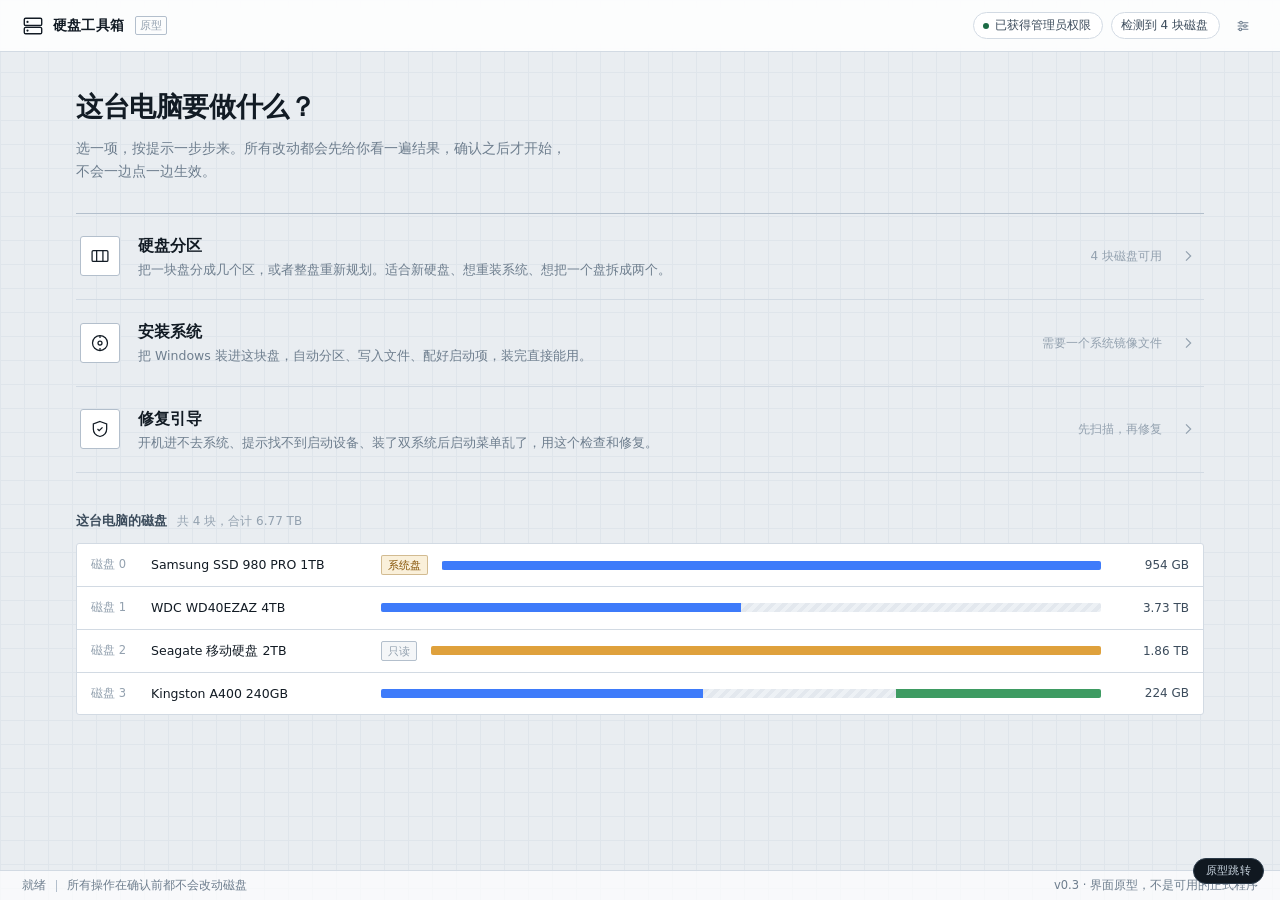
<file: design/disk-tools-prototype.html>
<!DOCTYPE html>
<html lang="zh-CN">
<head>
<meta charset="utf-8">
<meta name="viewport" content="width=device-width,initial-scale=1">
<title>硬盘工具箱 · 界面原型</title>
<style>
/* ============ 设计变量 ============ */
:root{
  --paper:#E9EDF1;
  --grid:#DFE5EB;
  --plate:#FFFFFF;
  --ink:#121B24;
  --ink2:#3C4C5C;
  --muted:#6E7E8E;
  --faint:#93A1AF;
  --line:#D2DAE3;
  --line2:#B3BFCC;
  --accent:#0F6E62;
  --accent-soft:#E2F0ED;
  --danger:#AD241C;
  --danger-soft:#FBEAE8;
  --warn:#87560A;
  --warn-soft:#FAF0DA;
  --ok:#1B6B45;
  --ok-soft:#E4F2EA;
  --r:3px;
  --mono:"Cascadia Mono","Consolas","SF Mono",ui-monospace,monospace;
}
*{box-sizing:border-box}
html,body{margin:0;padding:0}
body{
  font-family:"Segoe UI Variable Text","Segoe UI","Microsoft YaHei UI","Microsoft YaHei",system-ui,sans-serif;
  font-size:13px;line-height:1.55;color:var(--ink);
  background-color:var(--paper);
  background-image:linear-gradient(var(--grid) 1px,transparent 1px),linear-gradient(90deg,var(--grid) 1px,transparent 1px);
  background-size:24px 24px;
  -webkit-font-smoothing:antialiased;
}
button{font:inherit;color:inherit}
.num{font-variant-numeric:tabular-nums}
h1,h2,h3,p{margin:0}

/* ============ 外壳 ============ */
.shell{min-height:100vh;display:flex;flex-direction:column}
.topbar{
  height:52px;flex:0 0 52px;display:flex;align-items:center;gap:14px;
  padding:0 22px;background:rgba(255,255,255,.86);
  border-bottom:1px solid var(--line);backdrop-filter:blur(6px);
  position:sticky;top:0;z-index:40;
}
.brand{display:flex;align-items:center;gap:9px}
.mark{width:22px;height:22px;display:block}
.brandname{font-size:14px;font-weight:600;letter-spacing:.2px}
.brandver{font-size:11px;color:var(--faint);border:1px solid var(--line2);border-radius:2px;padding:0 4px;margin-left:2px}
.topright{margin-left:auto;display:flex;align-items:center;gap:8px}
.chip{display:inline-flex;align-items:center;gap:6px;font-size:12px;color:var(--ink2);
  background:#fff;border:1px solid var(--line);border-radius:20px;padding:3px 11px 3px 9px}
.chip .dot{width:6px;height:6px;border-radius:50%;background:var(--ok)}
.iconbtn{width:30px;height:30px;display:grid;place-items:center;background:transparent;border:1px solid transparent;border-radius:var(--r);cursor:pointer;color:var(--muted)}
.iconbtn:hover{background:#fff;border-color:var(--line);color:var(--ink)}

#stage{flex:1;width:100%;max-width:1180px;margin:0 auto;padding:34px 26px 60px}
.screen{display:none;animation:fade .22s ease both}
.screen.active{display:block}
@keyframes fade{from{opacity:0;transform:translateY(4px)}to{opacity:1;transform:none}}

.statusbar{
  flex:0 0 30px;display:flex;align-items:center;gap:10px;padding:0 22px;
  font-size:11.5px;color:var(--muted);background:rgba(255,255,255,.7);
  border-top:1px solid var(--line);
}
.statusbar .sep{width:1px;height:12px;background:var(--line2)}

/* ============ 通用元件 ============ */
.btn{
  display:inline-flex;align-items:center;gap:7px;height:34px;padding:0 16px;
  border:1px solid var(--line2);background:#fff;border-radius:var(--r);
  font-size:13px;cursor:pointer;transition:background .13s,border-color .13s,transform .08s;
  white-space:nowrap;
}
.btn:hover{background:#F7F9FB;border-color:var(--faint)}
.btn:active{transform:translateY(1px)}
.btn.primary{background:var(--ink);border-color:var(--ink);color:#fff}
.btn.primary:hover{background:#1D2A36;border-color:#1D2A36}
.btn.danger{background:var(--danger);border-color:var(--danger);color:#fff}
.btn.danger:hover{background:#8F1D16;border-color:#8F1D16}
.btn.ghost{background:transparent;border-color:transparent;color:var(--accent);padding:0 8px}
.btn.ghost:hover{background:var(--accent-soft)}
.btn:disabled{opacity:.38;cursor:not-allowed;transform:none}
.btn.sm{height:28px;padding:0 11px;font-size:12px}
a.link{color:var(--accent);text-decoration:none;border-bottom:1px solid rgba(15,110,98,.3);cursor:pointer}
a.link:hover{border-bottom-color:var(--accent)}

.back{
  display:inline-flex;align-items:center;gap:5px;height:28px;padding:0 9px 0 6px;
  font-size:12.5px;color:var(--muted);background:transparent;border:1px solid transparent;
  border-radius:var(--r);cursor:pointer;margin-bottom:14px;
}
.back:hover{background:#fff;border-color:var(--line);color:var(--ink)}

.pagehead h2{font-size:22px;font-weight:600;letter-spacing:-.2px}
.pagehead .sub{color:var(--muted);margin-top:5px;max-width:64ch}

/* 步骤条：确实是顺序流程 */
.steps{display:flex;align-items:center;gap:0;list-style:none;padding:0;margin:22px 0 24px;flex-wrap:wrap}
.steps li{display:flex;align-items:center;gap:8px;font-size:12.5px;color:var(--faint)}
.steps li .n{width:19px;height:19px;border-radius:50%;border:1px solid var(--line2);display:grid;place-items:center;font-size:11px}
.steps li.on{color:var(--ink);font-weight:600}
.steps li.on .n{background:var(--ink);border-color:var(--ink);color:#fff}
.steps li.done{color:var(--accent)}
.steps li.done .n{background:var(--accent-soft);border-color:rgba(15,110,98,.35);color:var(--accent)}
.steps .bar{width:34px;height:1px;background:var(--line2);margin:0 12px}

/* ============ 首页 ============ */
.homehead{max-width:60ch;margin-bottom:30px}
.homehead h1{font-size:27px;font-weight:600;letter-spacing:-.4px}
.homehead .lede{color:var(--muted);margin-top:9px;font-size:13.5px;line-height:1.7}

.procedures{border-top:1px solid var(--line2)}
.proc{
  display:flex;align-items:center;gap:18px;width:100%;text-align:left;
  padding:20px 8px 20px 4px;background:transparent;border:0;border-bottom:1px solid var(--line);
  cursor:pointer;transition:background .14s,padding .14s;
}
.proc:hover{background:rgba(255,255,255,.72);padding-left:12px}
.proc:hover .proc-arrow{transform:translateX(3px);color:var(--ink)}
.pico{flex:0 0 40px;height:40px;display:grid;place-items:center;border:1px solid var(--line2);border-radius:var(--r);background:#fff}
.proc-body{flex:1;min-width:0}
.proc-title{display:block;font-size:15.5px;font-weight:600}
.proc-desc{display:block;color:var(--muted);font-size:12.5px;margin-top:2px}
.proc-meta{font-size:12px;color:var(--faint);font-variant-numeric:tabular-nums}
.proc-arrow{color:var(--faint);transition:transform .14s,color .14s;flex:0 0 auto}

.overview{margin-top:38px}
.overview-head{display:flex;align-items:baseline;gap:10px;margin-bottom:12px}
.overview-head h3{font-size:13px;font-weight:600;color:var(--ink2)}
.overview-head span{font-size:12px;color:var(--faint)}
.minilist{background:#fff;border:1px solid var(--line);border-radius:var(--r);overflow:hidden}
.mini{display:flex;align-items:center;gap:14px;padding:11px 14px;border-bottom:1px solid var(--line)}
.mini:last-child{border-bottom:0}
.mini-id{font-size:11.5px;color:var(--faint);width:46px;flex:0 0 auto;font-variant-numeric:tabular-nums}
.mini-model{width:216px;flex:0 0 auto;font-size:12.5px;overflow:hidden;text-overflow:ellipsis;white-space:nowrap}
.mini-bar{flex:1;height:9px;display:flex;border-radius:2px;overflow:hidden;background:repeating-linear-gradient(135deg,#EDF1F5 0 4px,#E3E8EE 4px 8px)}
.mini-bar i{display:block;height:100%}
.mini-cap{width:74px;text-align:right;font-size:12px;color:var(--ink2);flex:0 0 auto;font-variant-numeric:tabular-nums}
.badge{font-size:10.5px;padding:1px 6px;border-radius:2px;border:1px solid;white-space:nowrap}
.badge.sys{color:var(--warn);border-color:rgba(135,86,10,.35);background:var(--warn-soft)}
.badge.ro{color:var(--faint);border-color:var(--line2);background:#F4F6F8}

/* ============ 选盘 ============ */
.disklist{display:flex;flex-direction:column;gap:10px;margin-top:4px}
.dcard{
  text-align:left;width:100%;background:#fff;border:1px solid var(--line);border-radius:var(--r);
  padding:15px 16px;cursor:pointer;transition:border-color .13s,box-shadow .13s;position:relative;
}
.dcard:hover{border-color:var(--line2)}
.dcard.sel{border-color:var(--accent);box-shadow:0 0 0 3px var(--accent-soft)}
.dcard.locked{cursor:not-allowed;background:#F7F9FA}
.dcard.locked:hover{border-color:var(--line)}
.dcard-top{display:flex;align-items:center;gap:9px;margin-bottom:11px}
.dnum{font-size:11.5px;color:var(--faint);font-variant-numeric:tabular-nums}
.dmodel{font-size:14px;font-weight:600}
.dtags{display:flex;gap:5px;margin-left:auto;align-items:center}
.dtag{font-size:10.5px;color:var(--ink2);background:#F2F5F8;border:1px solid var(--line);border-radius:2px;padding:1px 6px}
.dcap{width:80px;text-align:right;font-size:12.5px;font-weight:600;font-variant-numeric:tabular-nums}

/* ============ 磁盘地图 ============ */
.mapcard{background:#fff;border:1px solid var(--line);border-radius:var(--r);padding:20px 20px 16px}
.maphead{display:flex;align-items:flex-start;gap:12px;margin-bottom:14px}
.maphead .m-title{font-size:15px;font-weight:600}
.maphead .m-sub{font-size:12px;color:var(--muted);margin-top:1px;font-variant-numeric:tabular-nums}

.ruler{position:relative;height:17px;margin:0 0 5px}
.ruler .tick{position:absolute;bottom:11px;width:1px;height:4px;background:var(--line2)}
.ruler .tick.minor{height:2px;background:var(--line)}
.ruler .lab{position:absolute;top:6px;font-size:10px;color:var(--faint);font-variant-numeric:tabular-nums;transform:translateX(-50%);white-space:nowrap}

.bar{
  display:flex;height:58px;border:1px solid var(--line2);border-radius:2px;overflow:hidden;
  background:repeating-linear-gradient(135deg,#EDF1F5 0 6px,#E2E8EE 6px 12px);
}
.seg{
  position:relative;display:flex;flex-direction:column;align-items:center;justify-content:center;
  min-width:0;border-right:1px solid rgba(255,255,255,.6);color:#fff;overflow:hidden;
  cursor:pointer;transition:filter .13s;font-variant-numeric:tabular-nums;
}
.seg:last-child{border-right:0}
.seg:hover{filter:brightness(1.07)}
.seg .st{font-size:11.5px;font-weight:600;white-space:nowrap;overflow:hidden;text-overflow:ellipsis;max-width:96%}
.seg .ss{font-size:10px;opacity:.82;white-space:nowrap}
.seg[data-fs="FREE"]{color:var(--faint);cursor:default}
.seg[data-fs="FREE"]:hover{filter:none}
.seg.picked{outline:2px solid var(--ink);outline-offset:-2px}
.seg.picked::after{content:"";position:absolute;inset:0;box-shadow:inset 0 0 0 1px #fff}
.seg.ghost{opacity:.62}
.seg .newtag{position:absolute;top:3px;right:3px;font-size:9px;background:rgba(255,255,255,.9);color:var(--ink);border-radius:2px;padding:0 3px}

.afterwrap{margin-top:14px;padding-top:12px;border-top:1px dashed var(--line2)}
.afterlab{display:flex;align-items:center;gap:7px;font-size:11.5px;color:var(--accent);margin-bottom:6px}
.afterlab .dotline{flex:1;height:1px;background:linear-gradient(90deg,rgba(15,110,98,.35),transparent)}
.bar.after{height:34px;border-style:dashed;animation:wipe .38s ease both}
.bar.after .seg{cursor:default}
@keyframes wipe{from{clip-path:inset(0 100% 0 0)}to{clip-path:inset(0 0 0 0)}}

.legend{display:flex;flex-wrap:wrap;gap:14px;margin-top:14px;font-size:11.5px;color:var(--muted)}
.legend i{width:9px;height:9px;border-radius:1px;display:inline-block;margin-right:5px;vertical-align:-1px}

/* ============ 操作条 ============ */
.opsbar{display:flex;align-items:center;gap:10px;margin-top:16px;flex-wrap:wrap}
.opsbar .hint{font-size:12px;color:var(--faint);margin-left:auto}
.presets{display:flex;gap:8px;flex-wrap:wrap;margin-top:14px;padding-top:14px;border-top:1px solid var(--line)}
.presets .pl{font-size:12px;color:var(--faint);margin-right:2px;align-self:center}
.pchip{height:28px;padding:0 11px;font-size:12px;background:#fff;border:1px solid var(--line2);border-radius:20px;cursor:pointer;color:var(--ink2)}
.pchip:hover{border-color:var(--accent);color:var(--accent);background:var(--accent-soft)}

/* ============ 双栏 ============ */
.workspace{display:grid;grid-template-columns:minmax(0,1fr) 320px;gap:18px;align-items:start;margin-top:4px}
@media (max-width:900px){.workspace{grid-template-columns:1fr}}

.planpanel{background:#fff;border:1px solid var(--line);border-radius:var(--r);position:sticky;top:70px}
.pp-head{display:flex;align-items:center;gap:8px;padding:13px 14px;border-bottom:1px solid var(--line);font-size:12.5px;font-weight:600}
.ppcount{margin-left:auto;font-size:11px;color:#fff;background:var(--ink);border-radius:20px;min-width:18px;height:18px;display:grid;place-items:center;padding:0 5px;font-variant-numeric:tabular-nums}
.pp-empty{padding:22px 16px;font-size:12px;color:var(--faint);line-height:1.7}
.planlist{list-style:none;margin:0;padding:0;max-height:44vh;overflow:auto}
.planitem{display:flex;gap:9px;padding:10px 14px;border-bottom:1px solid var(--line);align-items:flex-start;animation:fade .2s ease both}
.ptag{flex:0 0 auto;font-size:9.5px;padding:1px 5px;border-radius:2px;border:1px solid;margin-top:2px}
.ptag.del{color:var(--danger);border-color:rgba(173,36,28,.3);background:var(--danger-soft)}
.ptag.fmt{color:var(--warn);border-color:rgba(135,86,10,.3);background:var(--warn-soft)}
.ptag.new{color:var(--accent);border-color:rgba(15,110,98,.3);background:var(--accent-soft)}
.pbody{flex:1;min-width:0}
.ptitle{font-size:12.5px}
.pmeta{font-size:11px;color:var(--faint);margin-top:1px;font-variant-numeric:tabular-nums}
.px{flex:0 0 auto;width:20px;height:20px;display:grid;place-items:center;border:0;background:transparent;color:var(--faint);cursor:pointer;border-radius:2px;font-size:14px;line-height:1}
.px:hover{background:var(--danger-soft);color:var(--danger)}
.pp-foot{padding:12px 14px;border-top:1px solid var(--line);background:#FBFCFD;border-radius:0 0 var(--r) var(--r)}
.pp-sum{font-size:11.5px;color:var(--muted);margin-bottom:9px}
.pp-foot .btn{width:100%;justify-content:center}

/* ============ 确认页 ============ */
.warnbox{border:1px solid rgba(173,36,28,.28);background:var(--danger-soft);border-radius:var(--r);padding:18px 20px;margin-bottom:20px}
.warnbox .wt{display:flex;align-items:center;gap:9px;font-size:15px;font-weight:600;color:var(--danger)}
.warnbox .wd{font-size:12.5px;color:#7C2019;margin-top:7px;line-height:1.7}

.ptable{width:100%;border-collapse:collapse;background:#fff;border:1px solid var(--line);border-radius:var(--r);overflow:hidden;font-size:12.5px}
.ptable th{text-align:left;font-weight:600;font-size:11.5px;color:var(--muted);padding:9px 13px;border-bottom:1px solid var(--line2);background:#F7F9FA}
.ptable td{padding:10px 13px;border-bottom:1px solid var(--line);font-variant-numeric:tabular-nums}
.ptable tr:last-child td{border-bottom:0}
.ptable .r{text-align:right}
.ptable .risk{color:var(--danger)}
.ptable .mk{color:var(--accent)}

.confirmzone{margin-top:22px;background:#fff;border:1px solid var(--line);border-radius:var(--r);padding:18px 20px}
.cz-lab{font-size:12.5px;color:var(--ink2)}
.cz-lab b{font-family:var(--mono);background:#F2F5F8;border:1px solid var(--line);border-radius:2px;padding:1px 7px;margin:0 4px}
.cz-row{display:flex;gap:10px;margin-top:11px;align-items:center}
input.txt{
  height:34px;width:140px;padding:0 11px;border:1px solid var(--line2);border-radius:var(--r);
  font-family:var(--mono);font-size:13px;background:#fff;color:var(--ink);
}
input.txt:focus{outline:none;border-color:var(--ink);box-shadow:0 0 0 3px rgba(18,27,36,.08)}
input.txt.err{border-color:var(--danger);box-shadow:0 0 0 3px var(--danger-soft)}
.cz-err{font-size:11.5px;color:var(--danger)}

/* ============ 执行中 ============ */
.runhead{display:flex;align-items:flex-start;gap:14px;margin-bottom:22px}
.spinner{width:16px;height:16px;border:2px solid var(--line2);border-top-color:var(--ink);border-radius:50%;animation:spin .8s linear infinite;margin-top:5px}
@keyframes spin{to{transform:rotate(360deg)}}
.pbar{height:6px;background:#DFE5EB;border-radius:20px;overflow:hidden;margin:16px 0 8px}
.pbar i{display:block;height:100%;width:0;background:var(--ink);border-radius:20px;transition:width .5s ease}
.pmeta2{display:flex;justify-content:space-between;font-size:12px;color:var(--muted);font-variant-numeric:tabular-nums}
.stagelist{list-style:none;padding:0;margin:22px 0 0;display:flex;flex-direction:column;gap:1px}
.stagelist li{display:flex;align-items:center;gap:10px;font-size:12.5px;color:var(--faint);padding:9px 0;border-bottom:1px solid var(--line)}
.stagelist li .sk{width:15px;display:grid;place-items:center}
.stagelist li.on{color:var(--ink);font-weight:600}
.stagelist li.done{color:var(--ink2)}
.stagelist li .stt{margin-left:auto;font-size:11.5px;color:var(--faint);font-variant-numeric:tabular-nums}
.log{margin-top:20px;background:#101820;border-radius:var(--r);padding:13px 15px;height:150px;overflow:auto;
  font-family:var(--mono);font-size:11px;line-height:1.85;color:#9FB0C0}
.log div{white-space:pre-wrap;word-break:break-all}
.log .hl{color:#7FD8C6}
.log .wn{color:#F0C070}
.log .er{color:#F09A92}

/* ============ 完成页 ============ */
.donehead{text-align:left;padding:8px 0 26px;border-bottom:1px solid var(--line2)}
.donecheck{width:38px;height:38px;border-radius:50%;background:var(--ok-soft);display:grid;place-items:center;margin-bottom:16px}
.donehead h2{font-size:24px;font-weight:600;letter-spacing:-.3px}
.donehead p{color:var(--muted);margin-top:7px}
.facts{display:flex;gap:0;margin-top:26px;border:1px solid var(--line);background:#fff;border-radius:var(--r)}
.fact{flex:1;padding:15px 18px;border-right:1px solid var(--line)}
.fact:last-child{border-right:0}
.fact .k{font-size:11.5px;color:var(--faint)}
.fact .v{font-size:19px;font-weight:600;margin-top:3px;font-variant-numeric:tabular-nums;letter-spacing:-.3px}

/* ============ 装系统 ============ */
.osgrid{display:grid;grid-template-columns:minmax(0,1fr) 314px;gap:18px;align-items:start}
@media (max-width:900px){.osgrid{grid-template-columns:1fr}}
.sec{background:#fff;border:1px solid var(--line);border-radius:var(--r);padding:17px 18px;margin-bottom:13px}
.sec-h{display:flex;align-items:center;gap:9px;margin-bottom:13px}
.sec-h .sn{width:18px;height:18px;border-radius:50%;background:var(--ink);color:#fff;font-size:10.5px;display:grid;place-items:center;flex:0 0 auto}
.sec-h .st{font-size:13.5px;font-weight:600}
.imgpick{display:flex;align-items:center;gap:12px;border:1px dashed var(--line2);border-radius:var(--r);padding:12px 13px;background:#FBFCFD;cursor:pointer}
.imgpick:hover{border-color:var(--accent);background:var(--accent-soft)}
.imgpick .ico{width:32px;height:32px;border:1px solid var(--line2);border-radius:2px;display:grid;place-items:center;background:#fff;flex:0 0 auto}
.imgpick .iname{font-size:12.5px;font-weight:600}
.imgpick .isub{font-size:11px;color:var(--faint);font-variant-numeric:tabular-nums}
.modes{display:flex;flex-direction:column;gap:1px;border:1px solid var(--line);border-radius:var(--r);overflow:hidden}
.mode{display:flex;align-items:flex-start;gap:10px;padding:11px 13px;background:#fff;cursor:pointer;border:0;text-align:left;width:100%}
.mode:hover{background:#FBFCFD}
.mode.on{background:var(--accent-soft)}
.radio{width:14px;height:14px;border:1px solid var(--line2);border-radius:50%;flex:0 0 auto;margin-top:2px;display:grid;place-items:center;background:#fff}
.mode.on .radio{border-color:var(--accent)}
.mode.on .radio::after{content:"";width:7px;height:7px;border-radius:50%;background:var(--accent)}
.mode .mt{font-size:12.5px;font-weight:600}
.mode .md{font-size:11.5px;color:var(--muted);margin-top:1px}
.check{display:flex;align-items:flex-start;gap:9px;padding:9px 0;cursor:pointer}
.check input{width:14px;height:14px;margin:2px 0 0;accent-color:var(--ink)}
.check .ct{font-size:12.5px}
.check .cd{font-size:11.5px;color:var(--faint)}

.summarybox{background:#fff;border:1px solid var(--line);border-radius:var(--r);padding:15px 16px;position:sticky;top:70px}
.sb-h{font-size:12.5px;font-weight:600;padding-bottom:11px;border-bottom:1px solid var(--line);margin-bottom:11px}
.sbrow{display:flex;justify-content:space-between;gap:10px;font-size:12px;padding:5px 0;color:var(--ink2)}
.sbrow .k{color:var(--faint);flex:0 0 auto}
.sbrow .v{text-align:right;font-variant-numeric:tabular-nums}
.sbwarn{margin:11px 0;padding:9px 11px;background:var(--warn-soft);border:1px solid rgba(135,86,10,.22);border-radius:2px;font-size:11.5px;color:var(--warn);line-height:1.65}

/* ============ 引导修复 ============ */
.bootwrap{max-width:780px}
.scanbtn{margin:8px 0 26px}
.finding{display:flex;gap:12px;padding:14px 0;border-bottom:1px solid var(--line);animation:fade .25s ease both}
.fico{flex:0 0 18px;height:18px;border-radius:50%;display:grid;place-items:center;margin-top:2px;font-size:11px;font-weight:700;color:#fff}
.fico.bad{background:var(--danger)}
.fico.warn{background:var(--warn)}
.fico.ok{background:var(--ok)}
.fbody{flex:1}
.ft{font-size:13px;font-weight:600}
.fd{font-size:12px;color:var(--muted);margin-top:2px;line-height:1.65}
.fstate{margin-left:auto;font-size:11.5px;color:var(--faint);white-space:nowrap;align-self:center}
.fstate.fixing{color:var(--accent)}
.fstate.fixed{color:var(--ok)}

/* 扫描动画 */
.scanline{height:2px;background:var(--line);overflow:hidden;border-radius:2px;margin:6px 0 18px}
.scanline i{display:block;height:100%;width:30%;background:var(--accent);animation:scan 1.1s ease-in-out infinite}
@keyframes scan{0%{transform:translateX(-110%)}100%{transform:translateX(340%)}}

/* ============ 原型跳转 ============ */
.protonav{position:fixed;right:16px;bottom:16px;z-index:90;font-size:11.5px;text-align:right}
.pn-toggle{background:#101820;color:#C8D4DF;border:1px solid #2A3948;border-radius:20px;height:26px;padding:0 12px;cursor:pointer;font-size:11px;letter-spacing:.3px}
.pn-toggle:hover{background:#1B2733}
.pn-list{display:none;flex-direction:column;gap:1px;background:#fff;border:1px solid var(--line2);border-radius:4px;padding:5px;margin-bottom:7px;box-shadow:0 8px 24px rgba(16,24,32,.14);min-width:150px}
.pn-list.open{display:flex}
.pn-list button{text-align:left;border:0;background:transparent;padding:5px 9px;border-radius:2px;cursor:pointer;color:var(--ink2);font-size:11.5px}
.pn-list button:hover{background:var(--accent-soft);color:var(--accent)}

/* ============ 可访问性 ============ */
:focus-visible{outline:2px solid var(--accent);outline-offset:2px}
@media (prefers-reduced-motion:reduce){
  *{animation-duration:.001s!important;transition-duration:.001s!important}
}
</style>
</head>
<body>
<div class="shell">

  <header class="topbar">
    <div class="brand">
      <svg class="mark" viewBox="0 0 24 24" fill="none" stroke="#121B24" stroke-width="1.5">
        <rect x="2.5" y="3.5" width="19" height="8" rx="1.5"/><rect x="2.5" y="13.5" width="19" height="7" rx="1.5"/>
        <circle cx="6" cy="7.5" r="1.2" fill="#121B24" stroke="none"/><circle cx="6" cy="17" r="1.2" fill="#121B24" stroke="none"/>
      </svg>
      <span class="brandname">硬盘工具箱</span>
      <span class="brandver">原型</span>
    </div>
    <div class="topright">
      <span class="chip"><span class="dot"></span>已获得管理员权限</span>
      <span class="chip num">检测到 4 块磁盘</span>
      <button class="iconbtn" title="设置" aria-label="设置">
        <svg width="16" height="16" viewBox="0 0 24 24" fill="none" stroke="currentColor" stroke-width="1.6">
          <path d="M4 7h16M4 12h16M4 17h16"/><circle cx="9" cy="7" r="2" fill="#fff"/><circle cx="15" cy="12" r="2" fill="#fff"/><circle cx="8" cy="17" r="2" fill="#fff"/>
        </svg>
      </button>
    </div>
  </header>

  <main id="stage">

    <!-- ===================== 1. 首页 ===================== -->
    <section class="screen active" data-screen="home">
      <div class="homehead">
        <h1>这台电脑要做什么？</h1>
        <p class="lede">选一项，按提示一步步来。所有改动都会先给你看一遍结果，确认之后才开始，不会一边点一边生效。</p>
      </div>

      <div class="procedures">
        <button class="proc" data-goto="select" data-mode="partition">
          <span class="pico">
            <svg width="20" height="20" viewBox="0 0 24 24" fill="none" stroke="#121B24" stroke-width="1.5">
              <rect x="2.5" y="5.5" width="19" height="13" rx="1.5"/><path d="M8 5.5v13M15.5 5.5v13"/>
            </svg>
          </span>
          <span class="proc-body">
            <span class="proc-title">硬盘分区</span>
            <span class="proc-desc">把一块盘分成几个区，或者整盘重新规划。适合新硬盘、想重装系统、想把一个盘拆成两个。</span>
          </span>
          <span class="proc-meta">4 块磁盘可用</span>
          <svg class="proc-arrow" width="16" height="16" viewBox="0 0 24 24" fill="none" stroke="currentColor" stroke-width="1.8"><path d="M9 5l7 7-7 7"/></svg>
        </button>

        <button class="proc" data-goto="os" data-mode="os">
          <span class="pico">
            <svg width="20" height="20" viewBox="0 0 24 24" fill="none" stroke="#121B24" stroke-width="1.5">
              <circle cx="12" cy="12" r="9"/><circle cx="12" cy="12" r="2.4"/><path d="M12 3v3M12 18v3"/>
            </svg>
          </span>
          <span class="proc-body">
            <span class="proc-title">安装系统</span>
            <span class="proc-desc">把 Windows 装进这块盘，自动分区、写入文件、配好启动项，装完直接能用。</span>
          </span>
          <span class="proc-meta">需要一个系统镜像文件</span>
          <svg class="proc-arrow" width="16" height="16" viewBox="0 0 24 24" fill="none" stroke="currentColor" stroke-width="1.8"><path d="M9 5l7 7-7 7"/></svg>
        </button>

        <button class="proc" data-goto="boot" data-mode="boot">
          <span class="pico">
            <svg width="20" height="20" viewBox="0 0 24 24" fill="none" stroke="#121B24" stroke-width="1.5">
              <path d="M12 3l8 3v6c0 5-3.5 8-8 9-4.5-1-8-4-8-9V6z"/><path d="M9 12l2 2 4-4"/>
            </svg>
          </span>
          <span class="proc-body">
            <span class="proc-title">修复引导</span>
            <span class="proc-desc">开机进不去系统、提示找不到启动设备、装了双系统后启动菜单乱了，用这个检查和修复。</span>
          </span>
          <span class="proc-meta">先扫描，再修复</span>
          <svg class="proc-arrow" width="16" height="16" viewBox="0 0 24 24" fill="none" stroke="currentColor" stroke-width="1.8"><path d="M9 5l7 7-7 7"/></svg>
        </button>
      </div>

      <div class="overview">
        <div class="overview-head">
          <h3>这台电脑的磁盘</h3>
          <span class="num" id="ovTotal">共 4 块，合计 6.77 TB</span>
        </div>
        <div class="minilist" id="miniList"></div>
      </div>
    </section>

    <!-- ===================== 2. 选盘 ===================== -->
    <section class="screen" data-screen="select">
      <button class="back" data-goto="home">
        <svg width="14" height="14" viewBox="0 0 24 24" fill="none" stroke="currentColor" stroke-width="2"><path d="M15 19l-7-7 7-7"/></svg>
        返回
      </button>
      <div class="pagehead">
        <h2>选择要处理的磁盘</h2>
        <p class="sub">一次处理一块。系统盘默认锁定，避免误操作把电脑弄成开不了机。</p>
      </div>

      <ol class="steps">
        <li class="on"><span class="n">1</span>选择磁盘</li><span class="bar"></span>
        <li><span class="n">2</span>规划分区</li><span class="bar"></span>
        <li><span class="n">3</span>确认执行</li><span class="bar"></span>
        <li><span class="n">4</span>完成</li>
      </ol>

      <div class="disklist" id="diskList"></div>

      <div class="opsbar" style="margin-top:22px">
        <button class="btn primary" id="selectNext" disabled>下一步</button>
        <span class="hint" id="selectHint">先选一块磁盘</span>
      </div>
    </section>

    <!-- ===================== 3. 分区方案 ===================== -->
    <section class="screen" data-screen="plan">
      <button class="back" data-goto="select">
        <svg width="14" height="14" viewBox="0 0 24 24" fill="none" stroke="currentColor" stroke-width="2"><path d="M15 19l-7-7 7-7"/></svg>
        重新选盘
      </button>
      <div class="pagehead">
        <h2>规划这块盘的分区</h2>
        <p class="sub">点色块选中分区，或用下面的预设方案。所有改动只会加进右边的清单，点「应用计划」之前磁盘不会有任何变化。</p>
      </div>

      <ol class="steps">
        <li class="done"><span class="n">✓</span>选择磁盘</li><span class="bar"></span>
        <li class="on"><span class="n">2</span>规划分区</li><span class="bar"></span>
        <li><span class="n">3</span>确认执行</li><span class="bar"></span>
        <li><span class="n">4</span>完成</li>
      </ol>

      <div class="workspace">
        <div>
          <div class="mapcard">
            <div class="maphead">
              <div>
                <div class="m-title" id="planDiskTitle">磁盘 1</div>
                <div class="m-sub" id="planDiskSub">WDC WD40EZAZ · SATA · MBR 分区表 · 3.64 TB</div>
              </div>
            </div>
            <div id="mapArea"></div>
            <div class="legend">
              <span><i style="background:#3E7BFA"></i>NTFS</span>
              <span><i style="background:#DFA13C"></i>exFAT / FAT32</span>
              <span><i style="background:#8B6FD6"></i>引导分区</span>
              <span><i style="background:#7E93A6"></i>恢复分区</span>
              <span><i style="background:repeating-linear-gradient(135deg,#EDF1F5 0 4px,#E3E8EE 4px 8px);border:1px solid #D2DAE3"></i>未分配</span>
            </div>
          </div>

          <div class="opsbar">
            <button class="btn sm" id="opFormat" disabled>格式化这个分区</button>
            <button class="btn sm" id="opDelete" disabled>删除这个分区</button>
            <button class="btn sm" id="opCreate" disabled>用未分配空间新建分区</button>
            <span class="hint" id="opHint">点上面的色块，选中一个分区</span>
          </div>

          <div class="presets">
            <span class="pl">预设方案</span>
            <button class="pchip" data-preset="one">整盘一个区</button>
            <button class="pchip" data-preset="two">平均分两个区</button>
            <button class="pchip" data-preset="system">系统盘标准布局</button>
            <button class="pchip" data-preset="clear">清空方案</button>
          </div>
        </div>

        <aside class="planpanel">
          <div class="pp-head">待执行的计划<span class="ppcount" id="planCount">0</span></div>
          <p class="pp-empty" id="planEmpty">还没有任何改动。<br>在左边选一个分区，或者点一个预设方案。</p>
          <ul class="planlist" id="planList"></ul>
          <div class="pp-foot">
            <div class="pp-sum" id="planSum">未选择任何操作</div>
            <button class="btn primary" id="applyPlan" disabled>应用计划</button>
          </div>
        </aside>
      </div>
    </section>

    <!-- ===================== 4. 确认执行 ===================== -->
    <section class="screen" data-screen="confirm">
      <button class="back" data-goto="plan">
        <svg width="14" height="14" viewBox="0 0 24 24" fill="none" stroke="currentColor" stroke-width="2"><path d="M15 19l-7-7 7-7"/></svg>
        返回修改
      </button>
      <div class="pagehead">
        <h2>确认要执行的操作</h2>
        <p class="sub">下面是这次会发生的全部变化。看完再决定，执行之后分区没法还原。</p>
      </div>

      <div class="warnbox">
        <div class="wt">
          <svg width="17" height="17" viewBox="0 0 24 24" fill="none" stroke="currentColor" stroke-width="2"><path d="M12 3l9.5 17H2.5z"/><path d="M12 9v5M12 17.5v.5"/></svg>
          <span id="warnTitle">1 块磁盘会被改动</span>
        </div>
        <div class="wd" id="warnDetail">其中 3 个分区里的数据会被清除，无法恢复。</div>
      </div>

      <table class="ptable">
        <thead><tr><th>磁盘</th><th>分区 / 卷标</th><th class="r">容量</th><th>类型</th><th class="r">这次会怎样</th></tr></thead>
        <tbody id="confirmBody"></tbody>
      </table>

      <div class="confirmzone">
        <div class="cz-lab">如果确认无误，请输入要处理的磁盘编号 <b id="confirmCode">1</b> 来解锁执行按钮。</div>
        <div class="cz-row">
          <input class="txt" id="confirmInput" placeholder="在这里输入" autocomplete="off" spellcheck="false">
          <button class="btn danger" id="confirmRun" disabled>执行这些操作</button>
          <span class="cz-err" id="confirmErr"></span>
        </div>
      </div>
    </section>

    <!-- ===================== 5. 执行中 ===================== -->
    <section class="screen" data-screen="running">
      <div class="runhead">
        <span class="spinner"></span>
        <div>
          <h2 id="runTitle" style="font-size:20px;font-weight:600">正在执行计划</h2>
          <p class="sub" style="color:var(--muted);margin-top:4px" id="runSub">请不要关闭窗口，也不要在执行过程中拔掉硬盘。</p>
        </div>
      </div>

      <div class="pbar"><i id="runBar"></i></div>
      <div class="pmeta2">
        <span id="runPct">0%</span>
        <span id="runEta">剩余时间 —</span>
      </div>

      <ol class="stagelist" id="stageList"></ol>

      <div class="log" id="runLog"></div>
    </section>

    <!-- ===================== 6. 完成 ===================== -->
    <section class="screen" data-screen="done">
      <div class="donehead">
        <div class="donecheck">
          <svg width="20" height="20" viewBox="0 0 24 24" fill="none" stroke="#1B6B45" stroke-width="2.4"><path d="M4 12.5l5.5 5.5L20 6.5"/></svg>
        </div>
        <h2 id="doneTitle">操作完成</h2>
        <p id="doneSub">磁盘可以正常使用了。</p>
      </div>

      <div class="facts">
        <div class="fact"><div class="k">处理磁盘</div><div class="v" id="doneDisk">磁盘 1</div></div>
        <div class="fact"><div class="k">执行的操作</div><div class="v" id="doneOps">3 项</div></div>
        <div class="fact"><div class="k">用时</div><div class="v" id="doneTime">2 分 14 秒</div></div>
      </div>

      <div style="margin-top:26px;display:flex;gap:10px;align-items:center">
        <button class="btn primary" data-goto="home">回到首页</button>
        <button class="btn" data-goto="select" id="doneAgain">再处理一块磁盘</button>
        <a class="link" style="margin-left:auto;font-size:12.5px" id="doneReport">查看执行报告</a>
      </div>
    </section>

    <!-- ===================== 7. 安装系统 ===================== -->
    <section class="screen" data-screen="os">
      <button class="back" data-goto="home">
        <svg width="14" height="14" viewBox="0 0 24 24" fill="none" stroke="currentColor" stroke-width="2"><path d="M15 19l-7-7 7-7"/></svg>
        返回
      </button>
      <div class="pagehead">
        <h2>安装系统</h2>
        <p class="sub">选好镜像和目标磁盘，剩下的分区、写文件、配启动项会自动完成。</p>
      </div>

      <div class="osgrid" style="margin-top:24px">
        <div>
          <div class="sec">
            <div class="sec-h"><span class="sn">1</span><span class="st">选择系统镜像</span></div>
            <div class="imgpick" id="imgPick">
              <span class="ico">
                <svg width="16" height="16" viewBox="0 0 24 24" fill="none" stroke="#3C4C5C" stroke-width="1.6"><circle cx="12" cy="12" r="9"/><circle cx="12" cy="12" r="2.2"/></svg>
              </span>
              <span>
                <span class="iname" style="display:block">Win11_24H2_Chinese_x64.iso</span>
                <span class="isub">5.24 GB · 已校验 · 来自 D:\ISO</span>
              </span>
              <span style="margin-left:auto;font-size:11.5px;color:var(--accent)">更换</span>
            </div>
          </div>

          <div class="sec">
            <div class="sec-h"><span class="sn">2</span><span class="st">装到哪块磁盘</span></div>
            <div class="modes" id="osDisk">
              <button class="mode on" data-disk="3">
                <span class="radio"></span>
                <span><span class="mt">Kingston A400 240GB</span><span class="md">磁盘 3 · SATA · 可清空 · 当前 100 GB 有数据</span></span>
              </button>
              <button class="mode" data-disk="2">
                <span class="radio"></span>
                <span><span class="mt">Seagate 移动硬盘 2TB</span><span class="md">磁盘 2 · USB · 只读，不能装系统</span></span>
              </button>
            </div>
          </div>

          <div class="sec">
            <div class="sec-h"><span class="sn">3</span><span class="st">安装方式</span></div>
            <div class="modes">
              <button class="mode on" data-boot="uefi">
                <span class="radio"></span>
                <span><span class="mt">UEFI + GPT（推荐）</span><span class="md">现在的新电脑都用这个，开机更快，支持大于 2 TB 的磁盘。</span></span>
              </button>
              <button class="mode" data-boot="legacy">
                <span class="radio"></span>
                <span><span class="mt">传统 BIOS + MBR</span><span class="md">给 2015 年前的老电脑用。选了之后这块盘会转成 MBR 分区表。</span></span>
              </button>
            </div>
            <div style="margin-top:10px;padding-top:6px;border-top:1px solid var(--line)">
              <label class="check"><input type="checkbox" checked><span><span class="ct">装完自动跳过开箱设置</span><span class="cd" style="display:block">省掉选地区、连 Wi-Fi、登录账号这些步骤，装完直接进桌面。</span></span></label>
              <label class="check"><input type="checkbox"><span><span class="ct">顺带装上常用软件</span><span class="cd" style="display:block">浏览器、压缩包工具、驱动包。</span></span></label>
            </div>
          </div>
        </div>

        <aside class="summarybox">
          <div class="sb-h">这次会做什么</div>
          <div class="sbrow"><span class="k">目标磁盘</span><span class="v">磁盘 3</span></div>
          <div class="sbrow"><span class="k">磁盘容量</span><span class="v">223 GB</span></div>
          <div class="sbrow"><span class="k">分区方式</span><span class="v">UEFI + GPT</span></div>
          <div class="sbrow"><span class="k">系统镜像</span><span class="v">Win11 24H2</span></div>
          <div class="sbwarn">这块盘上现有的 3 个分区会全部删除，里面的数据拿不回来。要保留的话，请先返回把数据拷走。</div>
          <button class="btn danger" id="osStart" style="width:100%;justify-content:center">开始安装</button>
        </aside>
      </div>
    </section>

    <!-- ===================== 8. 修复引导 ===================== -->
    <section class="screen" data-screen="boot">
      <button class="back" data-goto="home">
        <svg width="14" height="14" viewBox="0 0 24 24" fill="none" stroke="currentColor" stroke-width="2"><path d="M15 19l-7-7 7-7"/></svg>
        返回
      </button>
      <div class="bootwrap">
        <div class="pagehead">
          <h2>修复引导</h2>
          <p class="sub">先扫描这台电脑的启动设置，把发现的问题列出来，你确认之后再修。扫描不会改动任何东西。</p>
        </div>

        <div class="scanbtn">
          <button class="btn primary" id="bootScan">开始扫描</button>
          <span style="font-size:12px;color:var(--faint);margin-left:12px" id="bootScanHint">大约需要 10 秒</span>
        </div>

        <div id="scanProgress" style="display:none">
          <div class="scanline"><i></i></div>
          <p style="font-size:12.5px;color:var(--muted)" id="scanStep">正在读取磁盘分区表…</p>
        </div>

        <div id="findings" style="display:none"></div>

        <div id="bootActions" style="display:none;margin-top:22px;gap:10px;align-items:center">
          <button class="btn danger" id="bootFix">一键修复全部问题</button>
          <button class="btn" id="bootLater">先不修，只导出报告</button>
        </div>

        <div id="bootDone" style="display:none;margin-top:26px">
          <div class="sec" style="border-color:rgba(27,107,69,.3);background:var(--ok-soft)">
            <div style="display:flex;gap:11px;align-items:flex-start">
              <svg width="18" height="18" viewBox="0 0 24 24" fill="none" stroke="#1B6B45" stroke-width="2.4" style="margin-top:2px"><path d="M4 12.5l5.5 5.5L20 6.5"/></svg>
              <div>
                <div style="font-size:13.5px;font-weight:600">引导已修复，可以重启了</div>
                <div style="font-size:12px;color:#2C5C46;margin-top:3px;line-height:1.7">重启后如果还是进不去系统，可能是硬盘本身有问题，建议先检查硬盘再用其它办法。</div>
              </div>
            </div>
          </div>
          <div style="display:flex;gap:10px;margin-top:14px">
            <button class="btn primary" data-goto="home">回到首页</button>
            <a class="link" style="align-self:center;font-size:12.5px" id="bootReport">导出修复报告</a>
          </div>
        </div>
      </div>
    </section>

  </main>

  <footer class="statusbar">
    <span id="statusText">就绪</span>
    <span class="sep"></span>
    <span>所有操作在确认前都不会改动磁盘</span>
    <span style="margin-left:auto">v0.3 · 界面原型，不是可用的正式程序</span>
  </footer>
</div>

<div class="protonav">
  <div class="pn-list" id="pnList">
    <button data-goto="home">1 首页</button>
    <button data-goto="select">2 选择磁盘</button>
    <button data-goto="plan">3 规划分区</button>
    <button data-goto="confirm">4 确认执行</button>
    <button data-goto="running">5 执行中</button>
    <button data-goto="done">6 完成</button>
    <button data-goto="os">7 安装系统</button>
    <button data-goto="boot">8 修复引导</button>
  </div>
  <button class="pn-toggle" id="pnToggle">原型跳转</button>
</div>

<script>
/* =========================================================
   数据
   ========================================================= */
const FS_COLOR = {
  NTFS:'#3E7BFA', exFAT:'#DFA13C', FAT32:'#DFA13C',
  ESP:'#8B6FD6', REC:'#7E93A6', ext4:'#3E9B62', FREE:'transparent'
};
const FS_NAME = { NTFS:'NTFS', exFAT:'exFAT', FAT32:'FAT32', ESP:'引导分区', REC:'恢复分区', ext4:'ext4', FREE:'未分配' };

const disks = [
  { id:0, model:'Samsung SSD 980 PRO 1TB', bus:'NVMe', table:'GPT', total:953.9, system:true,
    parts:[
      {id:'p1', label:'EFI 引导', fs:'ESP', size:0.1},
      {id:'p2', label:'恢复分区', fs:'REC', size:0.5},
      {id:'p3', label:'系统 C:', fs:'NTFS', size:476.8},
      {id:'p4', label:'数据 D:', fs:'NTFS', size:476.5}
    ]},
  { id:1, model:'WDC WD40EZAZ 4TB', bus:'SATA', table:'MBR', total:3726,
    parts:[
      {id:'p1', label:'备份盘 E:', fs:'NTFS', size:1863},
      {id:'p2', label:'', fs:'FREE', size:1863}
    ]},
  { id:2, model:'Seagate 移动硬盘 2TB', bus:'USB', table:'GPT', total:1863, readonly:true,
    parts:[ {id:'p1', label:'移动硬盘 F:', fs:'exFAT', size:1863} ]},
  { id:3, model:'Kingston A400 240GB', bus:'SATA', table:'GPT', total:223.6,
    parts:[
      {id:'p1', label:'旧系统', fs:'NTFS', size:100},
      {id:'p2', label:'', fs:'FREE', size:60},
      {id:'p3', label:'Linux 数据', fs:'ext4', size:63.6}
    ]}
];

const state = { mode:'partition', diskId:1, picked:null, plan:[], running:false };

/* =========================================================
   工具函数
   ========================================================= */
const $ = s => document.querySelector(s);
const $$ = s => Array.from(document.querySelectorAll(s));

function fmt(gb){
  if (gb >= 1000) return (gb/1000).toFixed(2) + ' TB';
  if (gb >= 10)   return Math.round(gb) + ' GB';
  return gb.toFixed(1) + ' GB';
}
function disk(id){ return disks.find(d => d.id === id); }
function setStatus(t){ $('#statusText').textContent = t; }

function go(name){
  $$('.screen').forEach(s => s.classList.toggle('active', s.dataset.screen === name));
  window.scrollTo({top:0, behavior:'instant'});
  $('#pnList').classList.remove('open');
  if (name === 'plan') renderPlanScreen();
  if (name === 'confirm') renderConfirm();
  if (name === 'running') startRun();
  if (name === 'home') renderHome();
  if (name === 'select') renderDiskList();
}
document.addEventListener('click', e => {
  const t = e.target.closest('[data-goto]');
  if (!t) return;
  const mode = t.dataset.mode;
  if (mode) state.mode = mode;
  go(t.dataset.goto);
});

/* =========================================================
   首页
   ========================================================= */
function renderHome(){
  const total = disks.reduce((s,d) => s + d.total, 0);
  $('#ovTotal').textContent = '共 ' + disks.length + ' 块，合计 ' + fmt(total);
  $('#miniList').innerHTML = disks.map(d => {
    const segs = d.parts.map(p => {
      const w = p.size / d.total * 100;
      const c = FS_COLOR[p.fs];
      return `<i style="width:${w.toFixed(2)}%;background:${c}"></i>`;
    }).join('');
    const tag = d.system ? '<span class="badge sys">系统盘</span>' :
                d.readonly ? '<span class="badge ro">只读</span>' : '';
    return `<div class="mini">
      <span class="mini-id">磁盘 ${d.id}</span>
      <span class="mini-model">${d.model}</span>
      ${tag}
      <span class="mini-bar">${segs}</span>
      <span class="mini-cap">${fmt(d.total)}</span>
    </div>`;
  }).join('');
}

/* =========================================================
   选盘
   ========================================================= */
function renderDiskList(){
  const el = $('#diskList');
  el.innerHTML = disks.map(d => {
    const locked = d.system || d.readonly;
    const reason = d.system ? '系统盘已锁定' : d.readonly ? '只读磁盘' : '';
    const sel = state.diskId === d.id ? ' sel' : '';
    return `<button class="dcard${locked ? ' locked' : sel}" data-disk="${d.id}" ${locked ? 'aria-disabled="true"' : ''}>
      <div class="dcard-top">
        <span class="dnum">磁盘 ${d.id}</span>
        <span class="dmodel">${d.model}</span>
        <span class="dtags">
          ${d.system ? '<span class="badge sys">系统盘</span>' : ''}
          ${d.readonly ? '<span class="badge ro">只读</span>' : ''}
          <span class="dtag">${d.bus}</span>
          <span class="dtag">${d.table}</span>
        </span>
        <span class="dcap">${fmt(d.total)}</span>
      </div>
      ${miniBar(d)}
      ${locked ? `<div style="margin-top:9px;font-size:11.5px;color:var(--faint)">${reason}，不能在这里处理。${d.system ? ' <span style="color:var(--accent)">了解怎么解锁</span>' : ''}</div>` : ''}
    </button>`;
  }).join('');

  el.querySelectorAll('.dcard').forEach(card => {
    card.addEventListener('click', () => {
      const id = +card.dataset.disk;
      const d = disk(id);
      if (d.system || d.readonly){
        setStatus(d.system ? '磁盘 0 是系统盘，已锁定' : '磁盘 2 是只读磁盘，无法修改');
        return;
      }
      state.diskId = id;
      state.plan = [];
      state.picked = null;
      renderDiskList();
      $('#selectNext').disabled = false;
      $('#selectHint').textContent = '已选择：' + d.model;
      setStatus('已选择磁盘 ' + id);
    });
  });

  const d = disk(state.diskId);
  $('#selectNext').disabled = !d || d.system || d.readonly;
  if (d && !d.system && !d.readonly){
    $('#selectHint').textContent = '已选择：' + d.model;
  }
}

function miniBar(d){
  const segs = d.parts.map(p => {
    const w = p.size / d.total * 100;
    return `<i style="width:${w.toFixed(2)}%;background:${FS_COLOR[p.fs]}"></i>`;
  }).join('');
  return `<span class="mini-bar" style="display:flex">${segs}</span>`;
}

$('#selectNext').addEventListener('click', () => { state.mode = 'partition'; state.plan = []; go('plan'); });

/* =========================================================
   磁盘地图
   ========================================================= */
function ruler(d){
  let html = '';
  const labels = [0, .25, .5, .75, 1];
  for (let i = 0; i <= 20; i++){
    const p = i / 20 * 100;
    const major = i % 5 === 0;
    html += `<span class="tick${major ? '' : ' minor'}" style="left:${p}%"></span>`;
  }
  labels.forEach(f => {
    const p = f * 100;
    const gb = d.total * f;
    const txt = f === 0 ? '0' : fmt(gb);
    let align = 'translateX(-50%)';
    if (f === 0) align = 'none';
    if (f === 1) align = 'translateX(-100%)';
    html += `<span class="lab" style="left:${p}%;transform:${align}">${txt}</span>`;
  });
  return `<div class="ruler">${html}</div>`;
}

function barHtml(parts, total, opts){
  const o = opts || {};
  return `<div class="bar${o.after ? ' after' : ''}">` + parts.map(p => {
    const w = Math.max(0.35, p.size / total * 100);
    const bg = p.fs === 'FREE'
      ? 'transparent'
      : (FS_COLOR[p.fs] || '#B3BFCC');
    const wide = w > 9;
    const picked = (!o.after && state.picked === p.id) ? ' picked' : '';
    const ghost = o.after ? ' ghost' : '';
    const title = p.fs === 'FREE'
      ? `未分配 ${fmt(p.size)}`
      : `${p.label || FS_NAME[p.fs]} · ${FS_NAME[p.fs]} · ${fmt(p.size)}`;
    const inner = p.fs === 'FREE'
      ? (wide ? `<span class="st">未分配</span><span class="ss">${fmt(p.size)}</span>` : '')
      : (wide ? `<span class="st">${p.label || FS_NAME[p.fs]}</span><span class="ss">${fmt(p.size)}</span>`
               : '');
    return `<div class="seg${picked}${ghost}" data-fs="${p.fs}" data-id="${p.id}" style="width:${w.toFixed(3)}%;background:${bg}" title="${title}">
      ${inner}
      ${p.isNew ? '<span class="newtag">新</span>' : ''}
    </div>`;
  }).join('') + '</div>';
}

function renderPlanScreen(){
  const d = disk(state.diskId);
  $('#planDiskTitle').textContent = '磁盘 ' + d.id + ' · ' + d.model;
  $('#planDiskSub').textContent = d.bus + ' · ' + d.table + ' 分区表 · ' + fmt(d.total);

  const preview = computePreview(d);
  const changed = state.plan.length > 0;

  let html = ruler(d) + barHtml(d.parts, d.total);
  if (changed){
    html += `<div class="afterwrap">
      <div class="afterlab"><span>应用后</span><span class="dotline"></span></div>
      ${barHtml(normalize(preview, d.total), d.total, {after:true})}
    </div>`;
  }
  $('#mapArea').innerHTML = html;

  $('#mapArea').querySelectorAll('.seg').forEach(seg => {
    if (seg.classList.contains('ghost')) return;
    seg.addEventListener('click', () => {
      const id = seg.dataset.id;
      const p = d.parts.find(x => x.id === id);
      state.picked = id;
      renderPlanScreen();
      const isFree = p.fs === 'FREE';
      $('#opFormat').disabled = isFree;
      $('#opDelete').disabled = isFree;
      $('#opCreate').disabled = !isFree;
      $('#opHint').textContent = isFree
        ? '已选中未分配空间 ' + fmt(p.size)
        : '已选中：' + (p.label || FS_NAME[p.fs]) + ' · ' + fmt(p.size);
    });
  });

  renderPlanList(d);
}

/* 由计划推导「应用后」的分区表 */
function computePreview(d){
  const ops = state.plan.filter(o => o.disk === d.id);
  let parts = d.parts.map(p => ({...p}));
  // 有新建操作时，未分配空间都视为被占用，避免重复计算
  if (ops.some(o => o.op === 'create')) parts = parts.filter(p => p.fs !== 'FREE');
  ops.forEach(op => {
    if (op.op === 'delete') parts = parts.filter(p => p.id !== op.partId);
    else if (op.op === 'format'){
      const p = parts.find(x => x.id === op.partId);
      if (p){ p.fs = op.fs; p.label = op.label; p.formatted = true; }
    }
    else if (op.op === 'create'){
      parts.push({ id:'new_' + op.key, label:op.label, fs:op.fs, size:op.size, isNew:true });
    }
  });
  return parts;
}
/* 补上剩余空间为「未分配」，保证条子铺满 */
function normalize(parts, total){
  const used = parts.reduce((s,p) => s + p.size, 0);
  const rest = total - used;
  const out = parts.slice();
  if (rest > 0.05) out.push({ id:'free_rest', label:'', fs:'FREE', size:rest });
  return out;
}

function renderPlanList(d){
  const list = $('#planList');
  $('#planCount').textContent = state.plan.length;
  $('#planEmpty').style.display = state.plan.length ? 'none' : 'block';

  list.innerHTML = state.plan.map((op, i) => {
    let tag, title, meta;
    if (op.op === 'delete'){
      tag = '<span class="ptag del">删除</span>';
      title = '删除 ' + (op.label || FS_NAME[op.fs]);
      meta = '磁盘 ' + op.disk + ' · ' + fmt(op.size);
    } else if (op.op === 'format'){
      tag = '<span class="ptag fmt">格式化</span>';
      title = '格式化 ' + (op.label || FS_NAME[op.fs]);
      meta = '磁盘 ' + op.disk + ' · ' + fmt(op.size) + ' · 数据会被清空';
    } else {
      tag = '<span class="ptag new">新建</span>';
      title = '新建 ' + fmt(op.size) + ' 的 NTFS 分区';
      meta = '磁盘 ' + op.disk + ' · 卷标「' + op.label + '」';
    }
    return `<li class="planitem">${tag}<span class="pbody"><span class="ptitle">${title}</span><span class="pmeta">${meta}</span></span><button class="px" data-i="${i}" title="从计划中移除">×</button></li>`;
  }).join('');

  list.querySelectorAll('.px').forEach(b => {
    b.addEventListener('click', () => {
      const i = +b.dataset.i;
      state.plan.splice(i, 1);
      renderPlanScreen();
      setStatus('已从计划中移除 1 项');
    });
  });

  const delCount = state.plan.filter(o => o.op === 'delete').length;
  const fmtCount = state.plan.filter(o => o.op === 'format').length;
  const newCount = state.plan.filter(o => o.op === 'create').length;
  const bits = [];
  if (delCount) bits.push('删除 ' + delCount + ' 个分区');
  if (fmtCount) bits.push('格式化 ' + fmtCount + ' 个分区');
  if (newCount) bits.push('新建 ' + newCount + ' 个分区');
  $('#planSum').textContent = state.plan.length ? bits.join(' · ') : '未选择任何操作';
  $('#applyPlan').disabled = state.plan.length === 0;
}

$('#applyPlan').addEventListener('click', () => go('confirm'));

/* ---- 单分区操作 ---- */
$('#opDelete').addEventListener('click', () => {
  const d = disk(state.diskId);
  const p = d.parts.find(x => x.id === state.picked);
  if (!p || p.fs === 'FREE') return;
  if (state.plan.some(o => o.op === 'delete' && o.partId === p.id)) return;
  state.plan.push({op:'delete', disk:d.id, partId:p.id, label:p.label, fs:p.fs, size:p.size});
  state.picked = null;
  renderPlanScreen();
  setStatus('计划：删除 ' + (p.label || FS_NAME[p.fs]));
});
$('#opFormat').addEventListener('click', () => {
  const d = disk(state.diskId);
  const p = d.parts.find(x => x.id === state.picked);
  if (!p || p.fs === 'FREE') return;
  if (state.plan.some(o => o.op === 'format' && o.partId === p.id)) return;
  state.plan.push({op:'format', disk:d.id, partId:p.id, label:p.label, fs:'NTFS', size:p.size});
  renderPlanScreen();
  setStatus('计划：格式化 ' + (p.label || FS_NAME[p.fs]));
});
$('#opCreate').addEventListener('click', () => {
  const d = disk(state.diskId);
  const p = d.parts.find(x => x.id === state.picked);
  if (!p || p.fs !== 'FREE') return;
  if (state.plan.some(o => o.op === 'create')) { setStatus('已经有一个新建分区了'); return; }
  state.plan.push({op:'create', disk:d.id, key:Date.now(), label:'新加卷', fs:'NTFS', size:p.size});
  state.picked = null;
  renderPlanScreen();
  setStatus('计划：新建一个分区');
});

/* ---- 预设方案 ---- */
$$('.pchip').forEach(chip => {
  chip.addEventListener('click', () => {
    const kind = chip.dataset.preset;
    const d = disk(state.diskId);
    if (kind === 'clear'){
      state.plan = []; state.picked = null; renderPlanScreen(); setStatus('已清空计划'); return;
    }
    const ops = [];
    const key = Date.now();
    d.parts.forEach(p => {
      if (p.fs !== 'FREE')
        ops.push({op:'delete', disk:d.id, partId:p.id, label:p.label, fs:p.fs, size:p.size});
    });
    if (kind === 'one'){
      ops.push({op:'create', disk:d.id, key:key+1, label:'数据', fs:'NTFS', size:d.total});
    } else if (kind === 'two'){
      const half = Math.floor(d.total / 2 * 10) / 10;
      ops.push({op:'create', disk:d.id, key:key+2, label:'系统', fs:'NTFS', size:half});
      ops.push({op:'create', disk:d.id, key:key+3, label:'数据', fs:'NTFS', size:Math.round((d.total - half)*10)/10});
    } else if (kind === 'system'){
      const esp = 0.5;
      const rest = d.total - esp;
      const sys = Math.round(rest * 0.4 * 10) / 10;
      ops.push({op:'create', disk:d.id, key:key+4, label:'EFI 引导', fs:'ESP', size:esp});
      ops.push({op:'create', disk:d.id, key:key+5, label:'系统', fs:'NTFS', size:sys});
      ops.push({op:'create', disk:d.id, key:key+6, label:'数据', fs:'NTFS', size:Math.round((rest - sys)*10)/10});
    }
    state.plan = ops;
    state.picked = null;
    renderPlanScreen();
    setStatus('已套用预设方案');
  });
});

/* =========================================================
   确认页
   ========================================================= */
function renderConfirm(){
  const rows = [];
  const diskIds = new Set();
  let killCount = 0;

  state.plan.forEach(op => {
    diskIds.add(op.disk);
    if (op.op === 'delete'){
      killCount++;
      rows.push(`<tr>
        <td>磁盘 ${op.disk}</td>
        <td>${op.label || FS_NAME[op.fs]}</td>
        <td class="r">${fmt(op.size)}</td>
        <td>${FS_NAME[op.fs]}</td>
        <td class="r risk">删除，数据清空</td>
      </tr>`);
    } else if (op.op === 'format'){
      killCount++;
      rows.push(`<tr>
        <td>磁盘 ${op.disk}</td>
        <td>${op.label || FS_NAME[op.fs]}</td>
        <td class="r">${fmt(op.size)}</td>
        <td>${FS_NAME[op.fs]}</td>
        <td class="r risk">格式化，数据清空</td>
      </tr>`);
    } else {
      rows.push(`<tr>
        <td>磁盘 ${op.disk}</td>
        <td>卷标「${op.label}」</td>
        <td class="r">${fmt(op.size)}</td>
        <td>NTFS</td>
        <td class="r mk">新建分区</td>
      </tr>`);
    }
  });

  $('#confirmBody').innerHTML = rows.join('');

  const ids = Array.from(diskIds).sort();
  $('#warnTitle').textContent = ids.length + ' 块磁盘会被改动';
  $('#warnDetail').textContent = killCount > 0
    ? `其中 ${killCount} 个分区里的数据会被清除，无法恢复。其它分区不受影响。`
    : '这次只有新建操作，现有分区不受影响。';
  $('#confirmCode').textContent = ids.join(',');
  $('#confirmInput').value = '';
  $('#confirmRun').disabled = true;
  $('#confirmErr').textContent = '';

  const expect = ids.join(',');
  const input = $('#confirmInput');
  input.oninput = () => {
    const ok = input.value.trim() === expect;
    $('#confirmRun').disabled = !ok;
    input.classList.toggle('err', input.value.trim().length > 0 && !ok);
    $('#confirmErr').textContent = (input.value.trim().length > 0 && !ok) ? '和上面的编号不一致' : '';
  };
  input.onkeydown = e => { if (e.key === 'Enter' && !$('#confirmRun').disabled) go('running'); };
}

$('#confirmRun').addEventListener('click', () => go('running'));

/* =========================================================
   执行中 / 完成
   ========================================================= */
const JOB = {
  partition: {
    title:'正在执行分区计划',
    sub:'请不要关闭窗口，也不要在执行过程中拔掉硬盘。',
    stages:['准备磁盘','删除分区','创建分区','格式化','收尾检查'],
    logs:[
      ['锁定磁盘 1，阻止其它程序访问', 'hl'],
      ['读取分区表 (MBR) 完成', ''],
      ['删除分区 E: (NTFS, 1.82 TB)', 'wn'],
      ['写入新的分区表', ''],
      ['创建分区 1: NTFS, 1.82 TB', ''],
      ['创建分区 2: NTFS, 1.82 TB', ''],
      ['格式化分区 1 (快速格式化)', ''],
      ['格式化分区 2 (快速格式化)', ''],
      ['刷新磁盘缓存，解除锁定', ''],
      ['全部完成', 'hl']
    ]
  },
  os: {
    title:'正在安装系统',
    sub:'马上就好。中途不要关机，也不要拔掉 U 盘或硬盘。',
    stages:['检查镜像','写入系统文件','配置启动项','收尾检查'],
    logs:[
      ['校验镜像 SHA-256 通过', 'hl'],
      ['将磁盘 3 转换为 GPT 分区表', 'wn'],
      ['建立 EFI 引导分区 500 MB', ''],
      ['建立系统分区 222 GB', ''],
      ['解压 install.wim 到系统分区', ''],
      ['写入启动文件到 EFI 分区', ''],
      ['添加 UEFI 启动项 Windows Boot Manager', ''],
      ['清理临时文件', ''],
      ['全部完成', 'hl']
    ]
  }
};

let runTimer = null;

function startRun(){
  runJob(state.mode === 'os' ? JOB.os : JOB.partition);
}

function runJob(job){
  $('#runTitle').textContent = job.title;
  $('#runSub').textContent = job.sub;
  $('#runBar').style.width = '0%';
  $('#runPct').textContent = '0%';
  $('#runEta').textContent = '剩余时间 —';
  $('#runLog').innerHTML = '';
  $('#stageList').innerHTML = job.stages.map((s,i) =>
    `<li data-i="${i}"><span class="sk">${i+1}</span>${s}<span class="stt"></span></li>`
  ).join('');

  let pct = 0;
  const total = job.logs.length;
  if (runTimer) clearInterval(runTimer);

  const pushLog = (text, cls) => {
    const el = document.createElement('div');
    el.className = cls || '';
    el.textContent = text;
    $('#runLog').appendChild(el);
    $('#runLog').scrollTop = $('#runLog').scrollHeight;
  };

  let logIdx = 0;
  pushLog('开始', 'hl');

  runTimer = setInterval(() => {
    pct = Math.min(100, pct + Math.random() * 9 + 4);
    $('#runBar').style.width = pct + '%';
    $('#runPct').textContent = Math.floor(pct) + '%';
    const left = Math.max(0, Math.round((100 - pct) / 100 * 26));
    $('#runEta').textContent = pct >= 100 ? '完成' : '剩余时间约 ' + left + ' 秒';

    const stageIdx = Math.min(job.stages.length - 1, Math.floor(pct / 100 * job.stages.length));
    $$('#stageList li').forEach((li,i) => {
      li.classList.toggle('done', i < stageIdx || pct >= 100);
      li.classList.toggle('on', i === stageIdx && pct < 100);
      li.querySelector('.stt').textContent =
        i < stageIdx || pct >= 100 ? '完成' : (i === stageIdx ? '进行中' : '等待');
    });

    if (logIdx < total && Math.random() > 0.35){
      pushLog(job.logs[logIdx][0], job.logs[logIdx][1]);
      logIdx++;
    }

    if (pct >= 100){
      clearInterval(runTimer);
      runTimer = null;
      while (logIdx < total){ pushLog(job.logs[logIdx][0], job.logs[logIdx][1]); logIdx++; }
      setTimeout(finishRun, 700);
    }
  }, 340);
}

function finishRun(){
  const n = state.plan.length;
  $('#doneOps').textContent = n + ' 项';
  const mm = 1 + Math.floor(Math.random()*3);
  const ss = 10 + Math.floor(Math.random()*49);
  $('#doneTime').textContent = mm + ' 分 ' + ss + ' 秒';
  if (state.mode === 'os'){
    $('#doneTitle').textContent = '系统装好了';
    $('#doneSub').textContent = '可以拔掉 U 盘，重启这台电脑。第一次开机会慢一些，属于正常现象。';
    $('#doneDisk').textContent = '磁盘 3';
  } else {
    $('#doneTitle').textContent = '分区完成';
    $('#doneSub').textContent = '磁盘可以正常使用了。新的分区已经在「此电脑」里显示出来。';
    $('#doneDisk').textContent = '磁盘 ' + state.diskId;
  }
  go('done');
  setStatus('已完成');
}

/* 装系统入口：交给 startRun 按 mode 选择任务 */
$('#osStart').addEventListener('click', () => {
  state.mode = 'os';
  go('running');
});

/* =========================================================
   修复引导
   ========================================================= */
const FINDINGS = [
  { sev:'bad',  t:'引导记录（MBR）已损坏',          d:'磁盘 0 的开机引导代码不对，所以开机时提示「找不到可启动设备」。', fix:'重写引导记录' },
  { sev:'bad',  t:'缺少 EFI 引导分区',              d:'这块盘是 GPT 分区表，但上面没有 UEFI 需要的引导分区，固件读不到启动文件。', fix:'新建 500 MB 引导分区' },
  { sev:'warn', t:'检测到 2 个 Windows 启动项',      d:'一个指向磁盘 0，一个指向磁盘 3。装过两次系统会这样，开机菜单可能进错。', fix:'合并为默认启动项' },
  { sev:'ok',   t:'分区表正常',                      d:'磁盘 0 与磁盘 3 的分区表结构正确，没有重叠或损坏。', fix:'' }
];

let fixTimer = null;

$('#bootScan').addEventListener('click', () => {
  $('#bootScan').disabled = true;
  $('#scanProgress').style.display = 'block';
  $('#findings').style.display = 'none';
  $('#bootActions').style.display = 'none';
  $('#bootDone').style.display = 'none';
  setStatus('正在扫描引导设置');

  const steps = ['正在读取磁盘分区表…','正在检查引导记录…','正在查找 EFI 引导分区…','正在读取启动项…','扫描完成'];
  let i = 0;
  const tick = setInterval(() => {
    $('#scanStep').textContent = steps[i];
    i++;
    if (i >= steps.length){
      clearInterval(tick);
      setTimeout(showFindings, 420);
    }
  }, 620);
});

function showFindings(){
  $('#scanProgress').style.display = 'none';
  $('#bootScan').style.display = 'none';
  $('#bootScanHint').style.display = 'none';
  $('#findings').style.display = 'block';
  $('#findings').innerHTML = FINDINGS.map((f,i) => `
    <div class="finding" data-i="${i}" style="animation-delay:${i*70}ms">
      <span class="fico ${f.sev}">${f.sev === 'ok' ? '✓' : f.sev === 'bad' ? '!' : '!'}</span>
      <span class="fbody">
        <span class="ft">${f.t}</span>
        <span class="fd">${f.d}</span>
      </span>
      <span class="fstate" data-state="${i}">${f.sev === 'ok' ? '无需处理' : '待修复'}</span>
    </div>`).join('');
  $('#bootActions').style.display = 'flex';
  setStatus('扫描完成，发现 3 个问题');
}

$('#bootFix').addEventListener('click', () => {
  $('#bootFix').disabled = true;
  const targets = FINDINGS.map((f,i) => ({f,i})).filter(x => x.f.sev !== 'ok');
  let k = 0;
  setStatus('正在修复引导');

  const step = () => {
    if (k >= targets.length){
      $('#bootActions').style.display = 'none';
      $('#bootDone').style.display = 'block';
      setStatus('引导修复完成');
      return;
    }
    const {f,i} = targets[k];
    const el = document.querySelector(`[data-state="${i}"]`);
    el.className = 'fstate fixing';
    el.textContent = f.fix + '…';
    setTimeout(() => {
      el.className = 'fstate fixed';
      el.textContent = '已修复';
      const ico = document.querySelector(`.finding[data-i="${i}"] .fico`);
      ico.className = 'fico ok';
      ico.textContent = '✓';
      k++;
      step();
    }, 900);
  };
  step();
});

$('#bootLater').addEventListener('click', () => {
  $('#bootActions').style.display = 'none';
  $('#bootDone').style.display = 'block';
  setStatus('已导出报告，未做修改');
});

/* =========================================================
   杂项
   ========================================================= */
$('#doneAgain').addEventListener('click', () => { state.plan = []; state.picked = null; });
$('#imgPick').addEventListener('click', () => setStatus('这里会打开文件选择框'));
$('#osDisk').querySelectorAll('.mode').forEach(m => {
  m.addEventListener('click', () => {
    if (m.dataset.disk === '2'){ setStatus('磁盘 2 是只读磁盘，不能装系统'); return; }
    $('#osDisk').querySelectorAll('.mode').forEach(x => x.classList.remove('on'));
    m.classList.add('on');
  });
});
$$('[data-boot]').forEach(m => {
  m.addEventListener('click', () => {
    $$('[data-boot]').forEach(x => x.classList.remove('on'));
    m.classList.add('on');
  });
});
$('#doneReport').addEventListener('click', () => setStatus('报告会保存到程序目录下的 reports 文件夹'));
$('#bootReport').addEventListener('click', () => setStatus('报告会保存到程序目录下的 reports 文件夹'));

$('#pnToggle').addEventListener('click', e => {
  e.stopPropagation();
  $('#pnList').classList.toggle('open');
});
document.addEventListener('click', e => {
  if (!e.target.closest('.protonav')) $('#pnList').classList.remove('open');
});

/* 初始化 */
renderHome();
renderDiskList();
renderPlanScreen();
</script>
</body>
</html>
</file>
